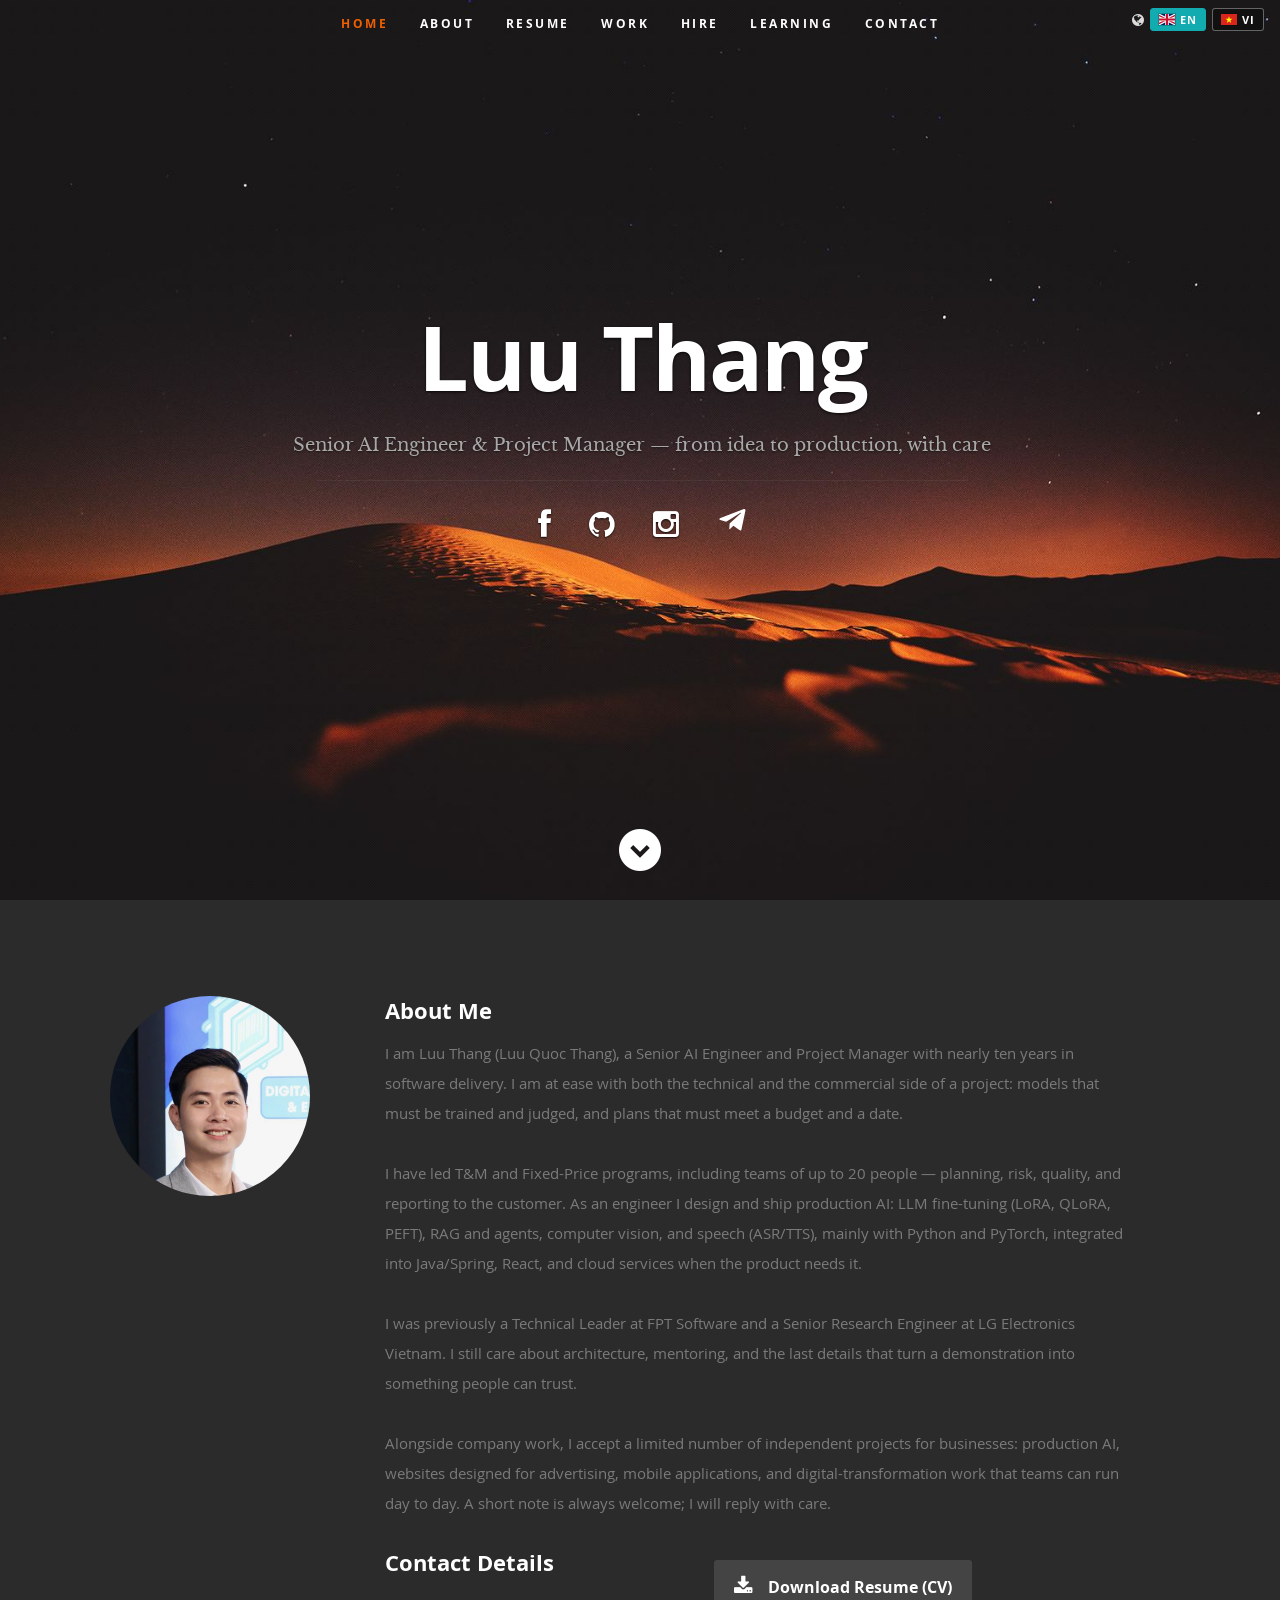
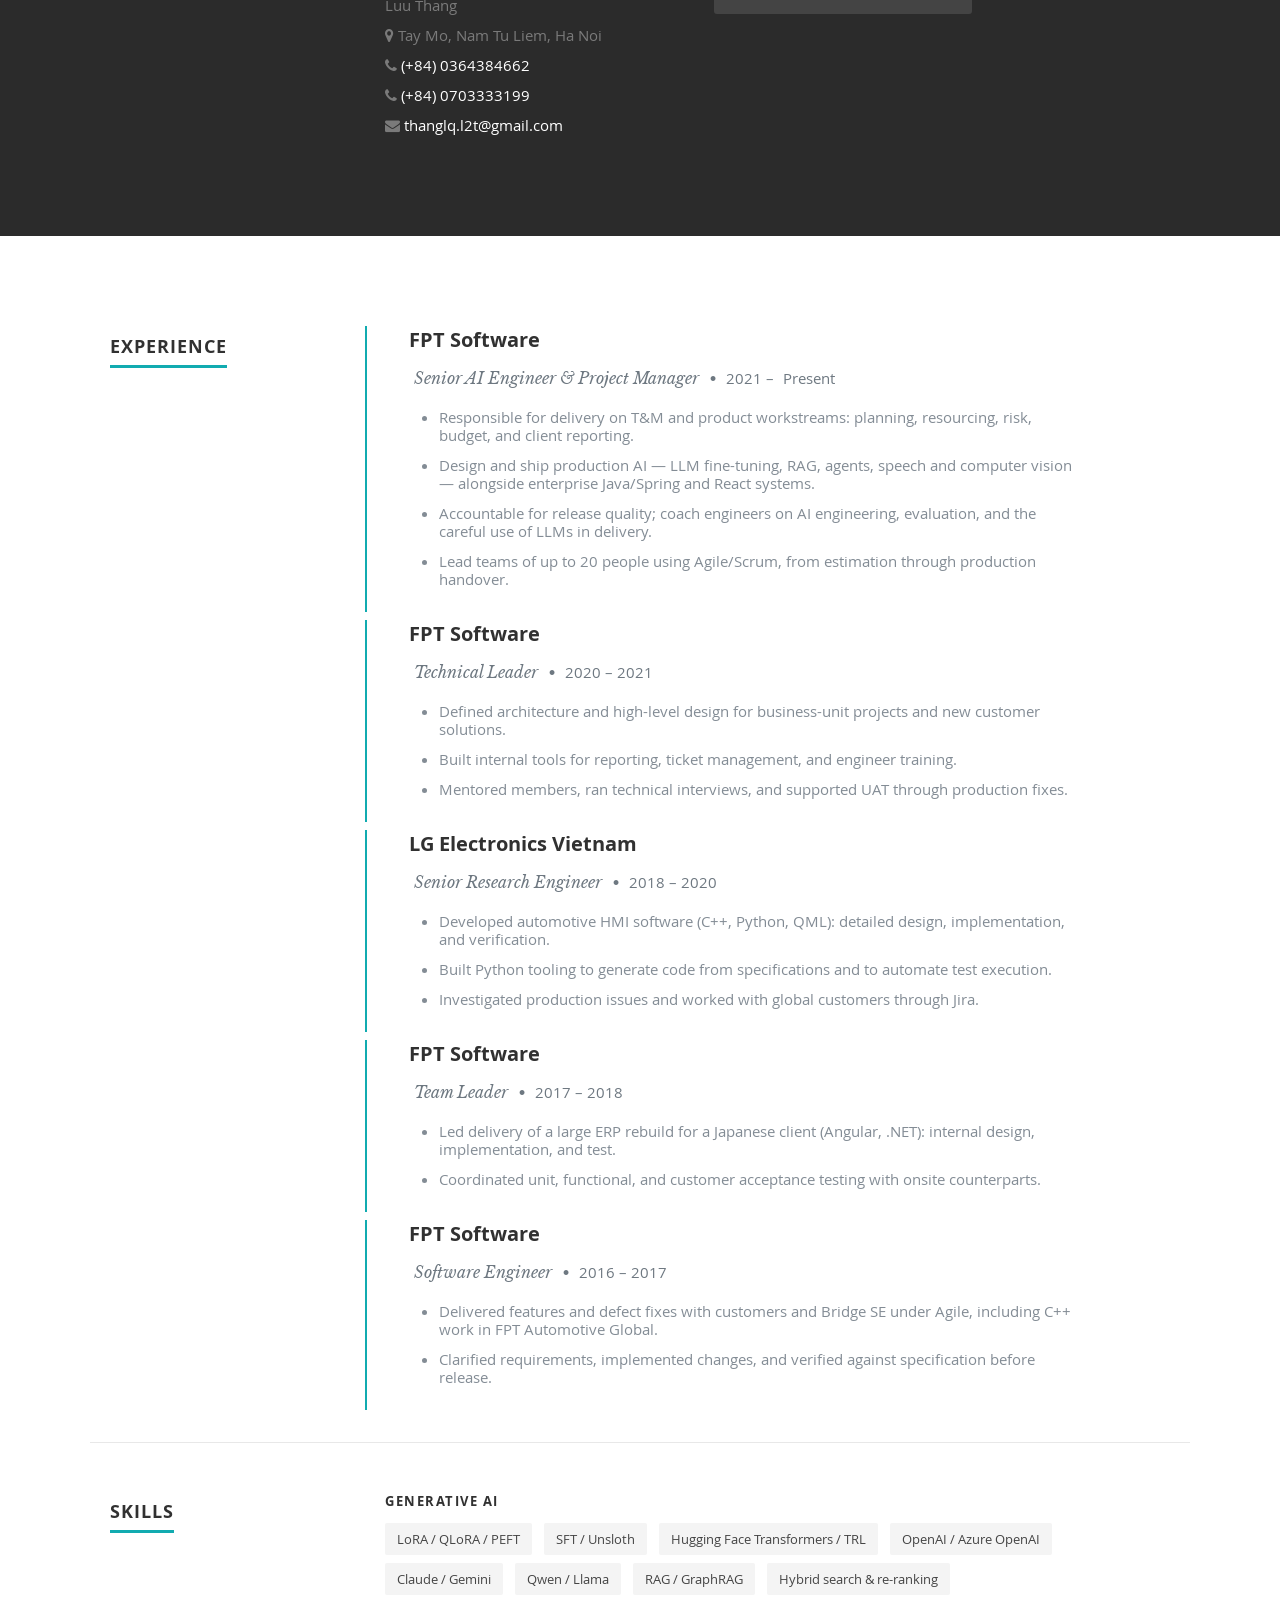
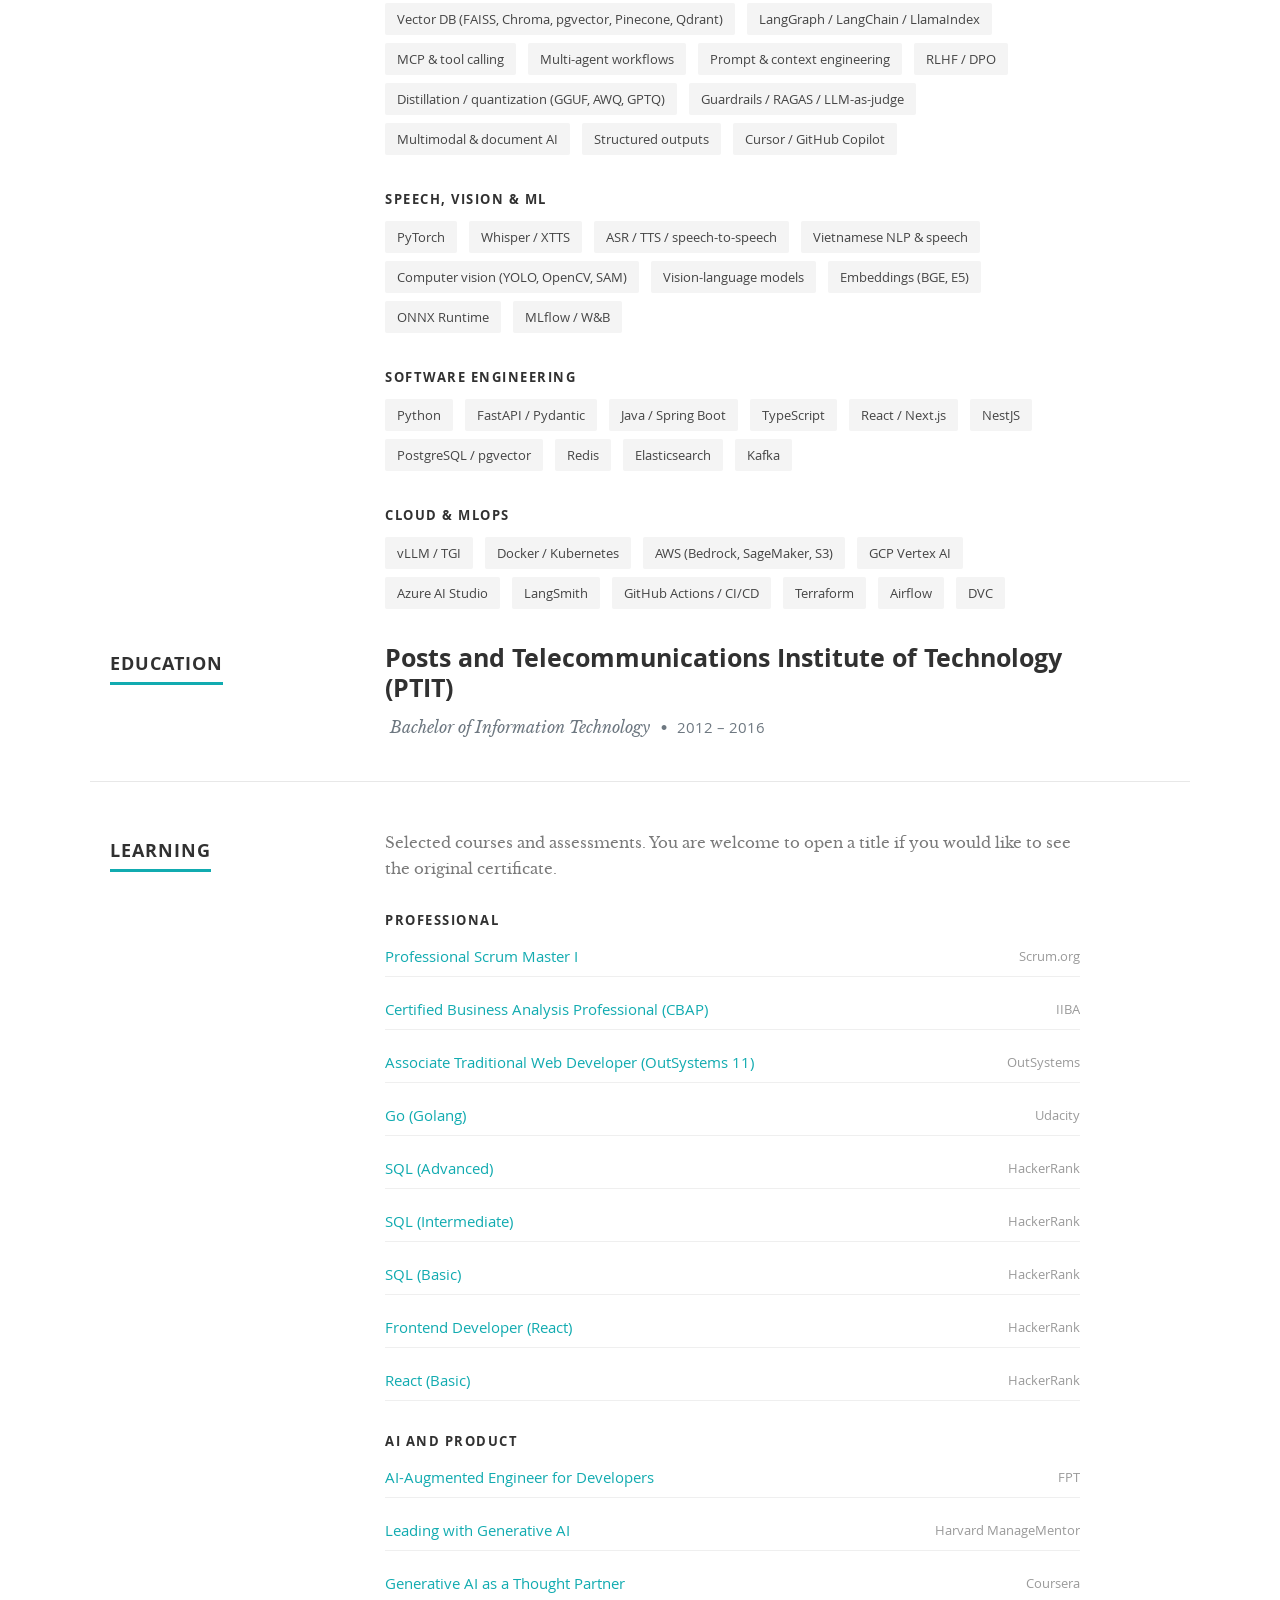
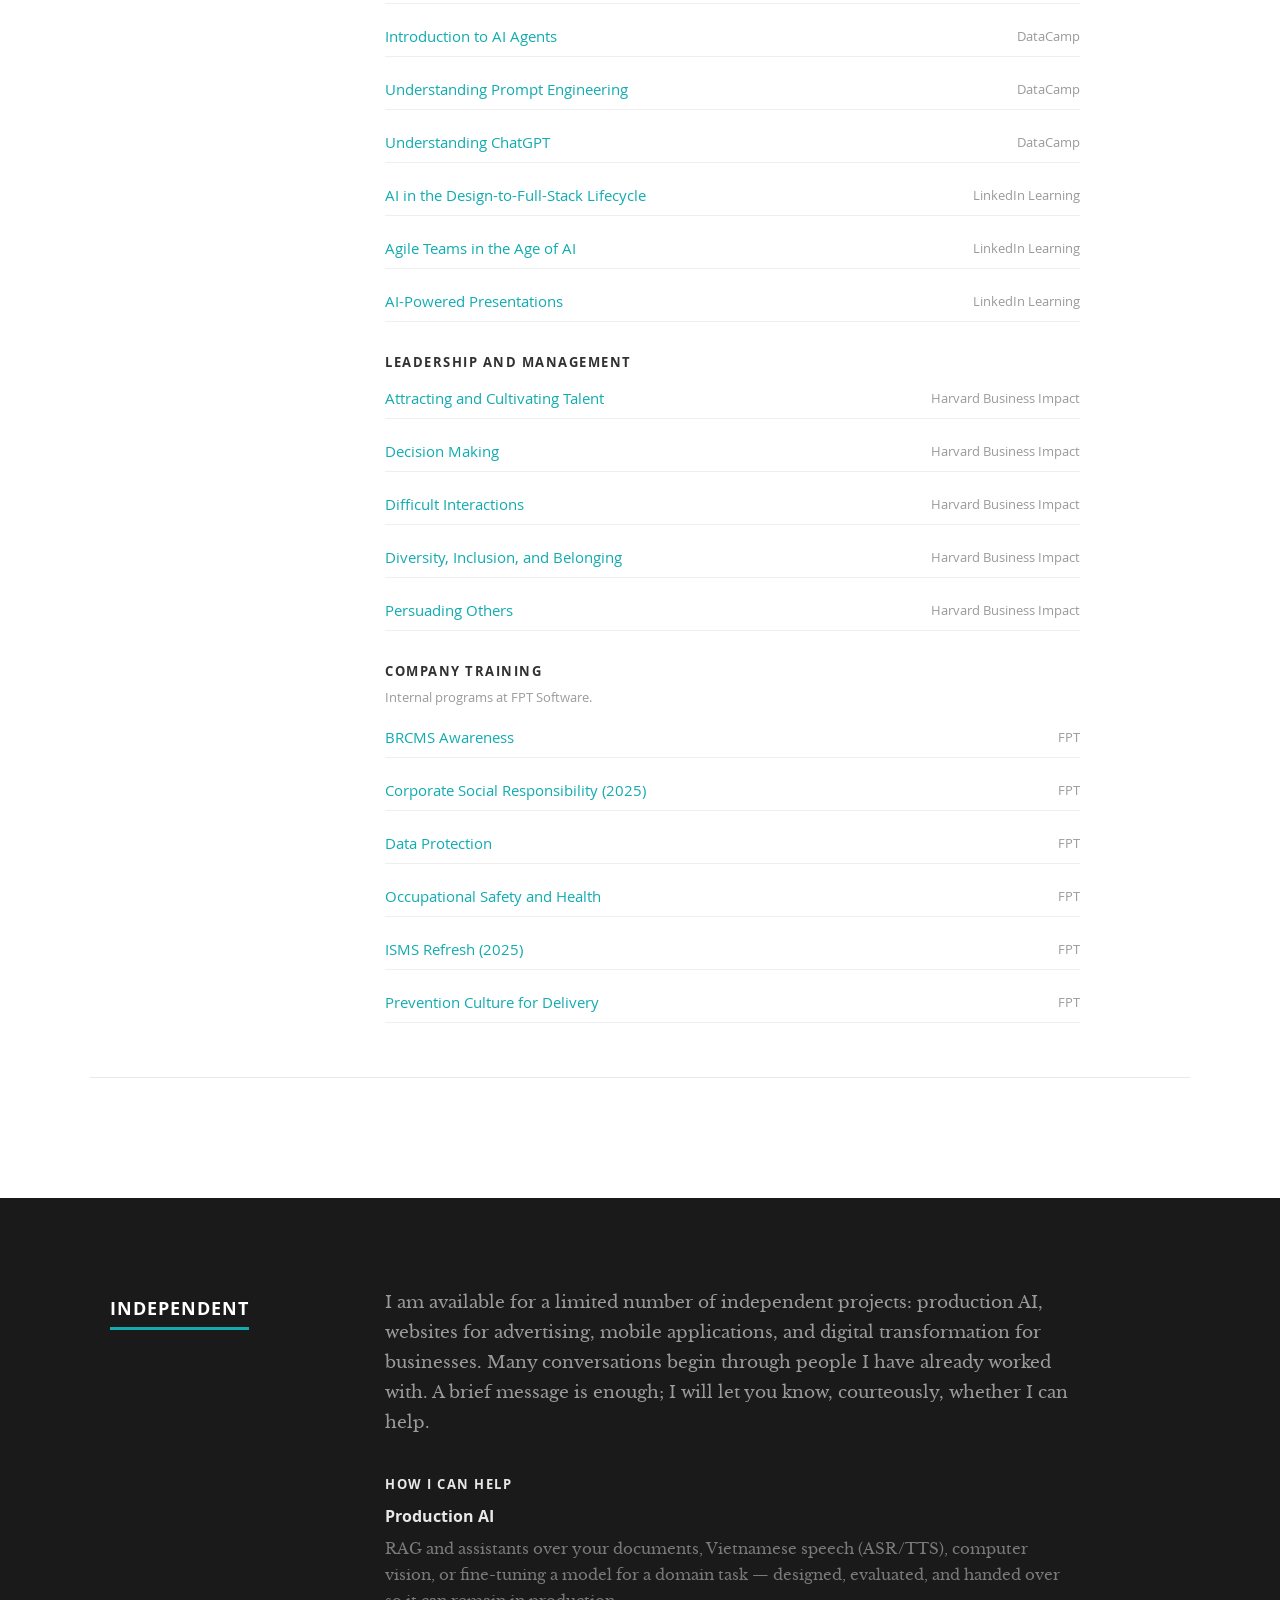
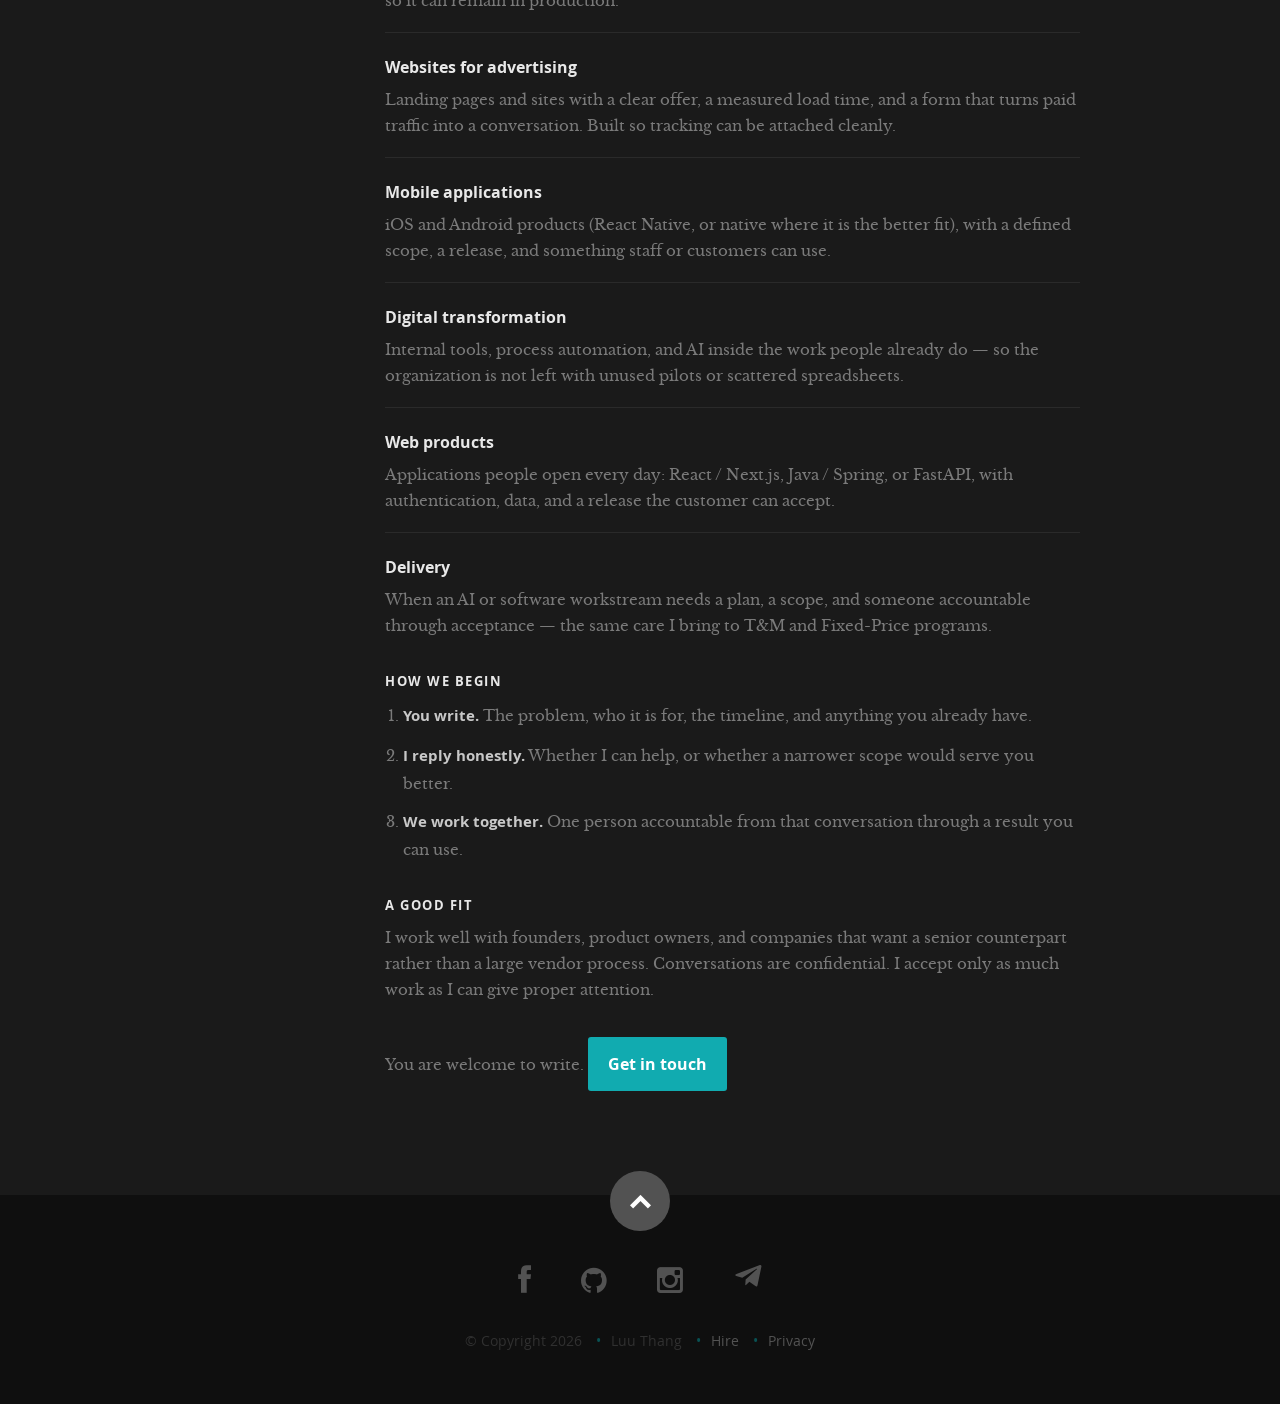
<file: index.html>
<!DOCTYPE html>
<html class="no-js" lang="en" data-page="home">

<head>

   <meta charset="utf-8">
   <title>Luu Thang (Luu Quoc Thang) | Senior AI Engineer</title>
   <meta name="description" content="Luu Thang (Luu Quoc Thang) — Senior AI Engineer in Ha Noi. Production AI, websites for ads, mobile apps, and digital transformation for businesses.">
   <meta name="author" content="Luu Thang">
   <meta name="robots" content="index, follow, max-image-preview:large">
   <meta name="googlebot" content="index, follow">
   <meta name="theme-color" content="#1A1A1A">

   <meta name="viewport" content="width=device-width, initial-scale=1, maximum-scale=1">

   <link rel="canonical" href="https://luuquocthang.github.io/">
   <link rel="alternate" hreflang="en" href="https://luuquocthang.github.io/">
   <link rel="alternate" hreflang="x-default" href="https://luuquocthang.github.io/">

   <meta property="og:type" content="profile">
   <meta property="og:locale" content="en_US">
   <meta property="og:site_name" content="Luu Thang">
   <meta property="og:url" content="https://luuquocthang.github.io/">
   <meta property="og:title" content="Luu Thang (Luu Quoc Thang) | Senior AI Engineer">
   <meta property="og:description" content="Senior AI Engineer and Project Manager in Ha Noi. Production AI, advertising websites, mobile applications, and digital transformation — independent work, with care.">
   <meta property="og:image" content="https://luuquocthang.github.io/images/og-image.jpg">
   <meta property="og:image:width" content="1200">
   <meta property="og:image:height" content="630">
   <meta property="og:image:alt" content="Luu Thang, Senior AI Engineer and Project Manager">
   <meta property="profile:first_name" content="Thang">
   <meta property="profile:last_name" content="Luu">

   <meta name="twitter:card" content="summary_large_image">
   <meta name="twitter:title" content="Luu Thang (Luu Quoc Thang) | Senior AI Engineer">
   <meta name="twitter:description" content="Senior AI Engineer and Project Manager. Production LLM, RAG, agents, speech and computer vision.">
   <meta name="twitter:image" content="https://luuquocthang.github.io/images/og-image.jpg">

   <link rel="preconnect" href="https://fonts.googleapis.com">
   <link rel="preconnect" href="https://fonts.gstatic.com" crossorigin>
   <link href="https://fonts.googleapis.com/css2?family=Be+Vietnam+Pro:ital,wght@0,300;0,400;0,500;0,600;0,700;1,400;1,600&display=swap" rel="stylesheet">
   <link rel="stylesheet" href="css/default.css">
   <link rel="stylesheet" href="css/layout.css">
   <link rel="stylesheet" href="css/media-queries.css">
   <link rel="stylesheet" href="css/magnific-popup.css">
   <link rel="stylesheet" href="css/vietnamese.css">

   <script>try { if (localStorage.getItem('site-lang') === 'vi') document.documentElement.lang = 'vi'; } catch (e) {}</script>
   <script src="js/modernizr.js"></script>

   <link rel="icon" href="favicon.png">
   <link rel="shortcut icon" href="favicon.png">
   <link rel="apple-touch-icon" href="apple-touch-icon.png">

   <script type="application/ld+json">
   {
      "@context": "https://schema.org",
      "@graph": [
         {
            "@type": "WebSite",
            "@id": "https://luuquocthang.github.io/#website",
            "url": "https://luuquocthang.github.io/",
            "name": "Luu Thang",
            "alternateName": ["Luu Quoc Thang", "Lưu Quốc Thắng", "Thang Luu"],
            "inLanguage": "en",
            "publisher": { "@id": "https://luuquocthang.github.io/#person" }
         },
         {
            "@type": "Person",
            "@id": "https://luuquocthang.github.io/#person",
            "name": "Luu Thang",
            "alternateName": ["Luu Quoc Thang", "Lưu Quốc Thắng", "Thang Luu"],
            "url": "https://luuquocthang.github.io/",
            "image": "https://luuquocthang.github.io/images/profilepic.JPG",
            "jobTitle": "Senior AI Engineer & Project Manager",
            "description": "Senior AI Engineer and Project Manager in Ha Noi. Production LLM, RAG, agents, speech and computer vision, with independent project work by referral.",
            "email": "mailto:thanglq.l2t@gmail.com",
            "telephone": ["+84-36-438-4662", "+84-70-333-3199"],
            "address": {
               "@type": "PostalAddress",
               "addressLocality": "Nam Tu Liem",
               "addressRegion": "Ha Noi",
               "addressCountry": "VN"
            },
            "worksFor": {
               "@type": "Organization",
               "name": "FPT Software"
            },
            "alumniOf": {
               "@type": "CollegeOrUniversity",
               "name": "Posts and Telecommunications Institute of Technology"
            },
            "knowsAbout": ["Artificial Intelligence", "Large Language Models", "RAG", "Speech AI", "Computer Vision", "Project Management", "Digital Transformation", "Mobile Applications", "Advertising Landing Pages"],
            "sameAs": [
               "https://github.com/luuquocthang",
               "https://www.facebook.com/thang.l2t",
               "https://www.instagram.com/luuquocthang19/",
               "https://t.me/+84364384662"
            ]
         },
         {
            "@type": "ProfilePage",
            "@id": "https://luuquocthang.github.io/#webpage",
            "url": "https://luuquocthang.github.io/",
            "name": "Luu Thang (Luu Quoc Thang) | Senior AI Engineer",
            "isPartOf": { "@id": "https://luuquocthang.github.io/#website" },
            "about": { "@id": "https://luuquocthang.github.io/#person" },
            "mainEntity": { "@id": "https://luuquocthang.github.io/#person" },
            "inLanguage": "en"
         }
      ]
   }
   </script>

</head>

<body>

   <header id="home">

      <nav id="nav-wrap">
         <a class="mobile-btn" href="#nav-wrap" title="Show navigation" data-i18n-title="nav.show">Show navigation</a>
         <a class="mobile-btn" href="#" title="Hide navigation" data-i18n-title="nav.hide">Hide navigation</a>
         <ul id="nav" class="nav">
            <li class="current"><a class="smoothscroll" href="#home" data-i18n="nav.home">Home</a></li>
            <li><a class="smoothscroll" href="#about" data-i18n="nav.about">About</a></li>
            <li><a class="smoothscroll" href="#resume" data-i18n="nav.resume">Resume</a></li>
            <li><a class="smoothscroll" href="#engagements" data-i18n="nav.work">Work</a></li>
            <li><a href="hire.html" data-i18n="nav.hire">Hire</a></li>
            <li><a class="smoothscroll" href="#credentials" data-i18n="nav.learning">Learning</a></li>
            <li><a href="#contact-modal" class="contact-popup" data-i18n="nav.contact">Contact</a></li>
         </ul>
      </nav>
      <div class="lang-switch" role="group" aria-label="Language" data-i18n-aria="nav.lang">
         <i class="fa fa-globe" aria-hidden="true"></i>
         <button type="button" data-set-lang="en" title="English" aria-label="English" data-i18n-title="nav.en" data-i18n-aria="nav.en">
            <span class="lang-flag lang-flag-en" aria-hidden="true"></span>
            <span>EN</span>
         </button>
         <button type="button" data-set-lang="vi" title="Tiếng Việt" aria-label="Tiếng Việt" data-i18n-title="nav.vi" data-i18n-aria="nav.vi">
            <span class="lang-flag lang-flag-vi" aria-hidden="true"></span>
            <span>VI</span>
         </button>
      </div>
      <div class="row banner">
         <div class="banner-text">
            <h1 class="responsive-headline">Luu Thang</h1>
            <h3 data-i18n="banner.tagline">Senior AI Engineer &amp; Project Manager — from idea to production, with care</h3>
            <hr />
            <ul class="social">
               <li><a href="https://www.facebook.com/thang.l2t" rel="me" aria-label="Facebook"><i class="fa fa-facebook"></i></a></li>
               <li><a href="https://github.com/luuquocthang" rel="me" aria-label="GitHub"><i class="fa fa-github"></i></a></li>
               <li><a href="https://www.instagram.com/luuquocthang19/" rel="me" aria-label="Instagram"><i class="fa fa-instagram"></i></a></li>
               <li><a href="https://t.me/+84364384662" rel="me" aria-label="Telegram"><i class="fa fa-telegram"></i></a></li>
            </ul>
         </div>
      </div>

      <p class="scrolldown">
         <a class="smoothscroll" href="#about"><i class="icon-down-circle"></i></a>
      </p>

   </header>
   <section id="about">

      <div class="row">

         <div class="three columns">

            <img class="profile-pic" src="images/profilepic.JPG" width="200" height="200" alt="Luu Thang (Luu Quoc Thang), Senior AI Engineer" data-i18n-alt="about.photoAlt" />

         </div>

         <div class="nine columns main-col">

            <h2 data-i18n="about.title">About Me</h2>
            <p data-i18n="about.p1">
               I am Luu Thang (Luu Quoc Thang), a Senior AI Engineer and Project Manager with nearly ten years
               in software delivery. I am at ease with both the technical and the commercial side of a project:
               models that must be trained and judged, and plans that must meet a budget and a date.
            </p>
            <p data-i18n="about.p2">
               I have led T&amp;M and Fixed-Price programs, including teams of up to 20 people — planning, risk,
               quality, and reporting to the customer. As an engineer I design and ship production AI: LLM fine-tuning
               (LoRA, QLoRA, PEFT), RAG and agents, computer vision, and speech (ASR/TTS), mainly with Python and PyTorch,
               integrated into Java/Spring, React, and cloud services when the product needs it.
            </p>
            <p data-i18n="about.p3">
               I was previously a Technical Leader at FPT Software and a Senior Research Engineer at LG Electronics Vietnam.
               I still care about architecture, mentoring, and the last details that turn a demonstration into something
               people can trust.
            </p>
            <p data-i18n="about.p4">
               Alongside company work, I accept a limited number of independent projects for businesses: production AI,
               websites designed for advertising, mobile applications, and digital-transformation work that teams can
               run day to day. A short note is always welcome; I will reply with care.
            </p>

            <div class="row">
               <div class="columns contact-details">
                  <h2 data-i18n="about.contactTitle">Contact Details</h2>
                  <p class="address">
                     <span>Luu Thang</span><br>
                     <span><i class="fa fa-map-marker"></i> <span data-i18n="about.address">Tay Mo, Nam Tu Liem, Ha Noi</span></span><br>
                     <span><i class="fa fa-phone"></i> <a href="tel:+84364384662">(+84) 0364384662</a></span><br>
                     <span><i class="fa fa-phone"></i> <a href="tel:+84703333199">(+84) 0703333199</a></span><br>
                     <span><i class="fa fa-envelope"></i> <a href="mailto:thanglq.l2t@gmail.com">thanglq.l2t@gmail.com</a></span><br>
                  </p>
               </div>

               <div class="columns download">
                  <p>
                     <a href="cv/FPT_CV_Senior_AI_Engineering_Luu Quoc Thang.docx" class="button"><i class="fa fa-download"></i><span data-i18n="about.download">Download Resume (CV)</span></a>
                  </p>
               </div>
            </div>
         </div>
      </div>
   </section>
   <section id="resume">

      <div class="row work">
         <div class="three columns header-col">
            <h1><span data-i18n="experience.title">Experience</span></h1>
         </div>


         <div class="nine columns main-col">
            <div class="row item work-item">
               <div class="twelve columns">
                  <h3>FPT Software</h3>
                  <p class="info"><span data-i18n="experience.fptPm.role">Senior AI Engineer &amp; Project Manager</span><span>&bull;</span> <em class="date">2021 – <span data-i18n="experience.present">Present</span></em></p>
                  <ul class="disc">
                     <li data-i18n="experience.fptPm.b1">Responsible for delivery on T&amp;M and product workstreams: planning, resourcing, risk, budget, and client reporting.</li>
                     <li data-i18n="experience.fptPm.b2">Design and ship production AI — LLM fine-tuning, RAG, agents, speech and computer vision — alongside enterprise Java/Spring and React systems.</li>
                     <li data-i18n="experience.fptPm.b3">Accountable for release quality; coach engineers on AI engineering, evaluation, and the careful use of LLMs in delivery.</li>
                     <li data-i18n="experience.fptPm.b4">Lead teams of up to 20 people using Agile/Scrum, from estimation through production handover.</li>
                  </ul>
               </div>
            </div>
            <div class="row item work-item">
               <div class="twelve columns">
                  <h3>FPT Software</h3>
                  <p class="info"><span data-i18n="experience.fptTl.role">Technical Leader</span><span>&bull;</span> <em class="date">2020 – 2021</em></p>
                  <ul class="disc">
                     <li data-i18n="experience.fptTl.b1">Defined architecture and high-level design for business-unit projects and new customer solutions.</li>
                     <li data-i18n="experience.fptTl.b2">Built internal tools for reporting, ticket management, and engineer training.</li>
                     <li data-i18n="experience.fptTl.b3">Mentored members, ran technical interviews, and supported UAT through production fixes.</li>
                  </ul>
               </div>
            </div>
            <div class="row item work-item">
               <div class="twelve columns">
                  <h3>LG Electronics Vietnam</h3>
                  <p class="info"><span data-i18n="experience.lg.role">Senior Research Engineer</span><span>&bull;</span> <em class="date">2018 – 2020</em></p>
                  <ul class="disc">
                     <li data-i18n="experience.lg.b1">Developed automotive HMI software (C++, Python, QML): detailed design, implementation, and verification.</li>
                     <li data-i18n="experience.lg.b2">Built Python tooling to generate code from specifications and to automate test execution.</li>
                     <li data-i18n="experience.lg.b3">Investigated production issues and worked with global customers through Jira.</li>
                  </ul>
               </div>
            </div>
            <div class="row item work-item">
               <div class="twelve columns">
                  <h3>FPT Software</h3>
                  <p class="info"><span data-i18n="experience.fptTeam.role">Team Leader</span><span>&bull;</span> <em class="date">2017 – 2018</em></p>
                  <ul class="disc">
                     <li data-i18n="experience.fptTeam.b1">Led delivery of a large ERP rebuild for a Japanese client (Angular, .NET): internal design, implementation, and test.</li>
                     <li data-i18n="experience.fptTeam.b2">Coordinated unit, functional, and customer acceptance testing with onsite counterparts.</li>
                  </ul>
               </div>
            </div>
            <div class="row item work-item">
               <div class="twelve columns">
                  <h3>FPT Software</h3>
                  <p class="info"><span data-i18n="experience.fptSe.role">Software Engineer</span><span>&bull;</span> <em class="date">2016 – 2017</em></p>
                  <ul class="disc">
                     <li data-i18n="experience.fptSe.b1">Delivered features and defect fixes with customers and Bridge SE under Agile, including C++ work in FPT Automotive Global.</li>
                     <li data-i18n="experience.fptSe.b2">Clarified requirements, implemented changes, and verified against specification before release.</li>
                  </ul>
               </div>
            </div>
         </div>
      </div>

      <div class="row skill">
         <div class="three columns header-col">
            <h1><span data-i18n="skills.title">Skills</span></h1>
         </div>

         <div class="nine columns main-col">
            <div class="skill-group">
               <h4 data-i18n="skills.genai">Generative AI</h4>
               <div class="skill-tags">
                  <span>LoRA / QLoRA / PEFT</span>
                  <span>SFT / Unsloth</span>
                  <span>Hugging Face Transformers / TRL</span>
                  <span>OpenAI / Azure OpenAI</span>
                  <span>Claude / Gemini</span>
                  <span>Qwen / Llama</span>
                  <span>RAG / GraphRAG</span>
                  <span>Hybrid search &amp; re-ranking</span>
                  <span>Vector DB (FAISS, Chroma, pgvector, Pinecone, Qdrant)</span>
                  <span>LangGraph / LangChain / LlamaIndex</span>
                  <span>MCP &amp; tool calling</span>
                  <span>Multi-agent workflows</span>
                  <span>Prompt &amp; context engineering</span>
                  <span>RLHF / DPO</span>
                  <span>Distillation / quantization (GGUF, AWQ, GPTQ)</span>
                  <span>Guardrails / RAGAS / LLM-as-judge</span>
                  <span>Multimodal &amp; document AI</span>
                  <span>Structured outputs</span>
                  <span>Cursor / GitHub Copilot</span>
               </div>
            </div>
            <div class="skill-group">
               <h4 data-i18n="skills.speech">Speech, Vision &amp; ML</h4>
               <div class="skill-tags">
                  <span>PyTorch</span>
                  <span>Whisper / XTTS</span>
                  <span>ASR / TTS / speech-to-speech</span>
                  <span>Vietnamese NLP &amp; speech</span>
                  <span>Computer vision (YOLO, OpenCV, SAM)</span>
                  <span>Vision-language models</span>
                  <span>Embeddings (BGE, E5)</span>
                  <span>ONNX Runtime</span>
                  <span>MLflow / W&amp;B</span>
               </div>
            </div>
            <div class="skill-group">
               <h4 data-i18n="skills.eng">Software Engineering</h4>
               <div class="skill-tags">
                  <span>Python</span>
                  <span>FastAPI / Pydantic</span>
                  <span>Java / Spring Boot</span>
                  <span>TypeScript</span>
                  <span>React / Next.js</span>
                  <span>NestJS</span>
                  <span>PostgreSQL / pgvector</span>
                  <span>Redis</span>
                  <span>Elasticsearch</span>
                  <span>Kafka</span>
               </div>
            </div>
            <div class="skill-group">
               <h4 data-i18n="skills.cloud">Cloud &amp; MLOps</h4>
               <div class="skill-tags">
                  <span>vLLM / TGI</span>
                  <span>Docker / Kubernetes</span>
                  <span>AWS (Bedrock, SageMaker, S3)</span>
                  <span>GCP Vertex AI</span>
                  <span>Azure AI Studio</span>
                  <span>LangSmith</span>
                  <span>GitHub Actions / CI/CD</span>
                  <span>Terraform</span>
                  <span>Airflow</span>
                  <span>DVC</span>
               </div>
            </div>
         </div>
      </div>

      <div class="row education">
         <div class="three columns header-col">
            <h1><span data-i18n="education.title">Education</span></h1>
         </div>

         <div class="nine columns main-col">
            <div class="row item">
               <div class="twelve columns">
                  <h3 data-i18n="education.school">Posts and Telecommunications Institute of Technology (PTIT)</h3>
                  <p class="info"><span data-i18n="education.degree">Bachelor of Information Technology</span><span>&bull;</span> <em class="date">2012 – 2016</em></p>
               </div>
            </div>
         </div>
      </div>

      <div class="row certification" id="credentials">
         <div class="three columns header-col">
            <h1><span data-i18n="certs.title">Learning</span></h1>
         </div>
         <div class="nine columns main-col">
            <p class="credentials-intro" data-i18n="certs.intro">Selected courses and assessments. You are welcome to open a title if you would like to see the original certificate.</p>
            <div id="certification-container"></div>
         </div>
      </div>
   </section>

   <section id="engagements">
      <div class="row">
         <div class="three columns header-col">
            <h1><span data-i18n="work.title">Independent</span></h1>
         </div>
         <div class="nine columns main-col">
            <p class="engagements-lead" data-i18n="work.lead">
               I am available for a limited number of independent projects: production AI, websites for advertising,
               mobile applications, and digital transformation for businesses. Many conversations begin through people
               I have already worked with. A brief message is enough; I will let you know, courteously, whether I can help.
            </p>

            <h4 data-i18n="work.howHelp">How I can help</h4>
            <div class="work-offers">
               <div class="work-offer">
                  <h5 data-i18n="work.aiTitle">Production AI</h5>
                  <p data-i18n="work.aiBody">
                     RAG and assistants over your documents, Vietnamese speech (ASR/TTS), computer vision,
                     or fine-tuning a model for a domain task — designed, evaluated, and handed over so it can remain in production.
                  </p>
               </div>
               <div class="work-offer">
                  <h5 data-i18n="work.adsTitle">Websites for advertising</h5>
                  <p data-i18n="work.adsBody">
                     Landing pages and sites with a clear offer, a measured load time, and a form that turns
                     paid traffic into a conversation. Built so tracking can be attached cleanly.
                  </p>
               </div>
               <div class="work-offer">
                  <h5 data-i18n="work.mobileTitle">Mobile applications</h5>
                  <p data-i18n="work.mobileBody">
                     iOS and Android products (React Native, or native where it is the better fit), with a defined
                     scope, a release, and something staff or customers can use.
                  </p>
               </div>
               <div class="work-offer">
                  <h5 data-i18n="work.dxTitle">Digital transformation</h5>
                  <p data-i18n="work.dxBody">
                     Internal tools, process automation, and AI inside the work people already do — so the organization
                     is not left with unused pilots or scattered spreadsheets.
                  </p>
               </div>
               <div class="work-offer">
                  <h5 data-i18n="work.webTitle">Web products</h5>
                  <p data-i18n="work.webBody">
                     Applications people open every day: React / Next.js, Java / Spring, or FastAPI,
                     with authentication, data, and a release the customer can accept.
                  </p>
               </div>
               <div class="work-offer">
                  <h5 data-i18n="work.deliveryTitle">Delivery</h5>
                  <p data-i18n="work.deliveryBody">
                     When an AI or software workstream needs a plan, a scope, and someone accountable through
                     acceptance — the same care I bring to T&amp;M and Fixed-Price programs.
                  </p>
               </div>
            </div>

            <h4 data-i18n="work.howBegin">How we begin</h4>
            <ol class="work-steps">
               <li data-i18n-html="work.step1"><strong>You write.</strong> The problem, who it is for, the timeline, and anything you already have.</li>
               <li data-i18n-html="work.step2"><strong>I reply honestly.</strong> Whether I can help, or whether a narrower scope would serve you better.</li>
               <li data-i18n-html="work.step3"><strong>We work together.</strong> One person accountable from that conversation through a result you can use.</li>
            </ol>

            <h4 data-i18n="work.fitTitle">A good fit</h4>
            <p data-i18n="work.fitBody">
               I work well with founders, product owners, and companies that want a senior counterpart rather than
               a large vendor process. Conversations are confidential. I accept only as much work as I can give
               proper attention.
            </p>
            <p>
               <span data-i18n="work.welcome">You are welcome to write.</span>
               <a href="hire.html" class="button" data-i18n="work.cta">Get in touch</a>
            </p>
         </div>
      </div>
   </section>

   <div id="contact-modal" class="popup-modal mfp-hide">
      <div class="contact-modal-inner">
         <h3 data-i18n="form.title">Get in touch</h3>
         <p data-i18n="form.intro">Thank you for writing. A few lines about the problem, who it is for, and your timeline are enough. I will reply by email.</p>
         <p class="address">
            Luu Thang · Tay Mo, Nam Tu Liem, Ha Noi<br>
            <a href="tel:+84364384662">(+84) 0364384662</a> ·
            <a href="mailto:thanglq.l2t@gmail.com">thanglq.l2t@gmail.com</a>
         </p>
         <form action="" method="post" id="contactForm" name="contactForm">
            <fieldset>
               <div>
                  <label for="contactName"><span data-i18n="form.name">Name</span> <span class="required">*</span></label>
                  <input type="text" value="" size="35" id="contactName" name="name" required>
               </div>
               <div>
                  <label for="contactEmail"><span data-i18n="form.email">Email</span> <span class="required">*</span></label>
                  <input type="email" value="" size="35" id="contactEmail" name="email" required>
               </div>
               <div>
                  <label for="contactPhone" data-i18n="form.phone">Phone</label>
                  <input type="tel" value="" size="35" id="contactPhone" name="phone">
               </div>
               <div>
                  <label for="contactSubject" data-i18n="form.subject">Subject</label>
                  <input type="text" value="" size="35" id="contactSubject" name="subject">
               </div>
               <div>
                  <label for="contactMessage"><span data-i18n="form.message">Message</span> <span class="required">*</span></label>
                  <textarea cols="50" rows="5" id="contactMessage" name="message" placeholder="A short note on the problem, who it is for, and the timeline." data-i18n-placeholder="form.placeholder" required></textarea>
               </div>
               <div class="privacy-check">
                  <label for="contactPrivacy">
                     <input type="checkbox" id="contactPrivacy" name="privacy" required>
                     <span data-i18n-html="form.privacy">I agree to the <a href="privacy.html">privacy policy</a>.</span>
                  </label>
               </div>
               <div style="display:none" aria-hidden="true">
                  <input type="checkbox" name="botcheck" tabindex="-1" autocomplete="off">
               </div>
               <div>
                  <button class="submit" data-i18n="form.send">Send Message</button>
                  <span id="image-loader">
                     <img alt="" src="images/loader.gif">
                  </span>
               </div>
            </fieldset>
         </form>
         <div id="message-warning"></div>
         <div id="message-success">
            <i class="fa fa-check"></i> <span data-i18n="form.success">Thank you. Your message has been sent.</span>
         </div>
      </div>
   </div>

   <footer>
      <div class="row">
         <div class="twelve columns">
            <ul class="social-links">
               <li><a href="https://www.facebook.com/thang.l2t" rel="me" aria-label="Facebook"><i class="fa fa-facebook"></i></a></li>
               <li><a href="https://github.com/luuquocthang" rel="me" aria-label="GitHub"><i class="fa fa-github"></i></a></li>
               <li><a href="https://www.instagram.com/luuquocthang19/" rel="me" aria-label="Instagram"><i class="fa fa-instagram"></i></a></li>
               <li><a href="https://t.me/+84364384662" rel="me" aria-label="Telegram"><i class="fa fa-telegram"></i></a></li>
            </ul>
            <ul class="copyright">
               <li>&copy; Copyright 2026</li>
               <li>Luu Thang</li>
               <li><a href="hire.html" data-i18n="footer.hire">Hire</a></li>
               <li><a href="privacy.html" data-i18n="footer.privacy">Privacy</a></li>
            </ul>
         </div>
         <div id="go-top"><a class="smoothscroll" title="Back to Top" href="#home" data-i18n-title="footer.top"><i class="icon-up-open"></i></a>
         </div>
      </div>
   </footer>
   <script src="https://ajax.googleapis.com/ajax/libs/jquery/1.10.2/jquery.min.js"></script>
   <script>window.jQuery || document.write('<script src="js/jquery-1.10.2.min.js"><\/script>')</script>
   <script type="text/javascript" src="js/jquery-migrate-1.2.1.min.js"></script>

   <script src="js/jquery.flexslider.js"></script>
   <script src="js/waypoints.js"></script>
   <script src="js/jquery.fittext.js"></script>
   <script src="js/magnific-popup.js"></script>
   <script src="js/i18n.js"></script>
   <script src="js/init.js"></script>

</body>

</html>
</file>
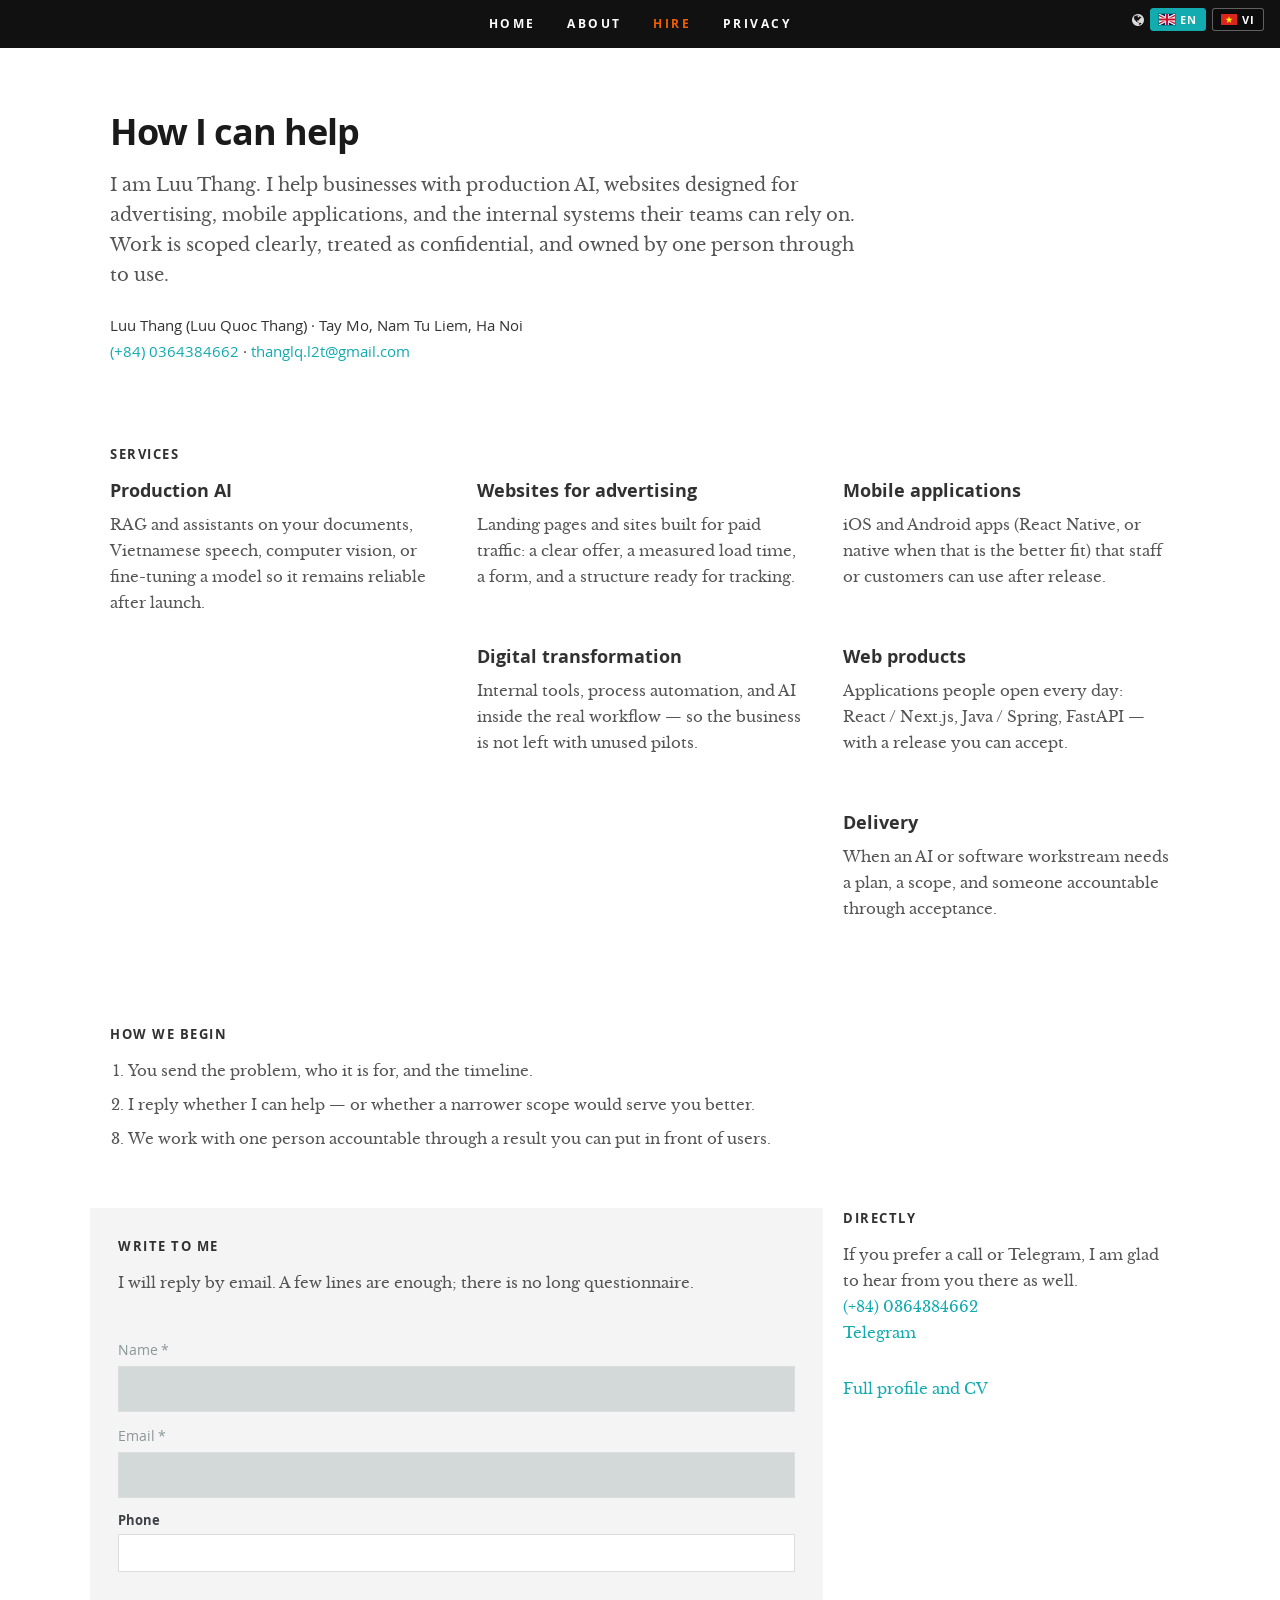
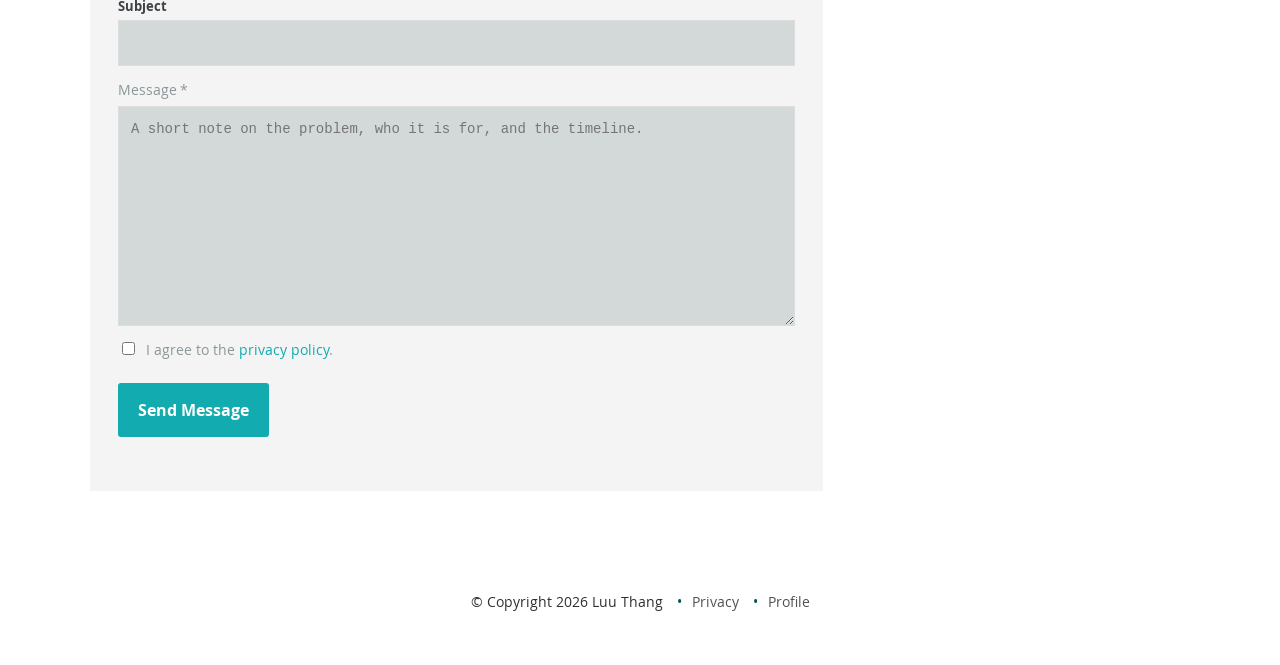
<file: hire.html>
<!DOCTYPE html>
<html lang="en" data-page="hire">
<head>
   <meta charset="utf-8">
   <title>Work with Luu Thang | AI, applications, and digital transformation</title>
   <meta name="description" content="Luu Thang in Ha Noi: production AI, websites for advertising, mobile applications, and digital transformation for businesses. A short note is welcome.">
   <meta name="robots" content="index, follow">
   <meta name="viewport" content="width=device-width, initial-scale=1, maximum-scale=1">
   <link rel="canonical" href="https://luuquocthang.github.io/hire.html">
   <meta property="og:type" content="website">
   <meta property="og:url" content="https://luuquocthang.github.io/hire.html">
   <meta property="og:title" content="Work with Luu Thang | AI, applications, digital transformation">
   <meta property="og:description" content="Production AI, websites for advertising, mobile applications, and digital transformation for businesses in Ha Noi.">
   <meta property="og:image" content="https://luuquocthang.github.io/images/og-image.jpg">
   <meta name="twitter:card" content="summary_large_image">
   <link rel="preconnect" href="https://fonts.googleapis.com">
   <link rel="preconnect" href="https://fonts.gstatic.com" crossorigin>
   <link href="https://fonts.googleapis.com/css2?family=Be+Vietnam+Pro:ital,wght@0,300;0,400;0,500;0,600;0,700;1,400;1,600&display=swap" rel="stylesheet">
   <link rel="stylesheet" href="css/default.css">
   <link rel="stylesheet" href="css/layout.css">
   <link rel="stylesheet" href="css/media-queries.css">
   <link rel="stylesheet" href="css/vietnamese.css">
   <script>try { if (localStorage.getItem('site-lang') === 'vi') document.documentElement.lang = 'vi'; } catch (e) {}</script>
   <link rel="icon" href="favicon.png">
   <script type="application/ld+json">
   {
      "@context": "https://schema.org",
      "@type": "ProfessionalService",
      "name": "Luu Thang — AI, digital products, and delivery",
      "url": "https://luuquocthang.github.io/hire.html",
      "image": "https://luuquocthang.github.io/images/profilepic.JPG",
      "telephone": "+84-36-438-4662",
      "email": "thanglq.l2t@gmail.com",
      "address": {
         "@type": "PostalAddress",
         "addressLocality": "Nam Tu Liem",
         "addressRegion": "Ha Noi",
         "addressCountry": "VN"
      },
      "areaServed": ["VN", "Worldwide"],
      "founder": { "@id": "https://luuquocthang.github.io/#person" },
      "description": "Independent work in Ha Noi: production AI, advertising websites, mobile apps, and digital transformation for businesses."
   }
   </script>
</head>
<body class="subpage">
   <nav id="nav-wrap" class="opaque">
      <a class="mobile-btn" href="#nav-wrap" title="Show navigation" data-i18n-title="nav.show">Show navigation</a>
      <a class="mobile-btn" href="#" title="Hide navigation" data-i18n-title="nav.hide">Hide navigation</a>
      <ul id="nav" class="nav">
         <li><a href="index.html" data-i18n="nav.home">Home</a></li>
         <li><a href="index.html#about" data-i18n="nav.about">About</a></li>
         <li class="current"><a href="hire.html" data-i18n="nav.hire">Hire</a></li>
         <li><a href="privacy.html" data-i18n="nav.privacy">Privacy</a></li>
      </ul>
   </nav>
   <div class="lang-switch" role="group" aria-label="Language" data-i18n-aria="nav.lang">
      <i class="fa fa-globe" aria-hidden="true"></i>
      <button type="button" data-set-lang="en" title="English" aria-label="English" data-i18n-title="nav.en" data-i18n-aria="nav.en">
         <span class="lang-flag lang-flag-en" aria-hidden="true"></span>
         <span>EN</span>
      </button>
      <button type="button" data-set-lang="vi" title="Tiếng Việt" aria-label="Tiếng Việt" data-i18n-title="nav.vi" data-i18n-aria="nav.vi">
         <span class="lang-flag lang-flag-vi" aria-hidden="true"></span>
         <span>VI</span>
      </button>
   </div>

   <div class="hire-hero">
      <div class="row">
         <div class="twelve columns">
            <h1 data-i18n="hire.h1">How I can help</h1>
            <p class="lede" data-i18n="hire.lede">
               I am Luu Thang. I help businesses with production AI, websites designed for advertising,
               mobile applications, and the internal systems their teams can rely on. Work is scoped clearly,
               treated as confidential, and owned by one person through to use.
            </p>
            <p class="hire-identity">
               Luu Thang (Luu Quoc Thang) · <span data-i18n="about.address">Tay Mo, Nam Tu Liem, Ha Noi</span><br>
               <a href="tel:+84364384662">(+84) 0364384662</a> ·
               <a href="mailto:thanglq.l2t@gmail.com">thanglq.l2t@gmail.com</a>
            </p>
         </div>
      </div>
   </div>

   <div class="row hire-block">
      <div class="twelve columns">
         <h2 data-i18n="hire.services">Services</h2>
      </div>
      <div class="four columns hire-card">
         <h3 data-i18n="work.aiTitle">Production AI</h3>
         <p data-i18n="hire.aiBody">RAG and assistants on your documents, Vietnamese speech, computer vision, or fine-tuning a model so it remains reliable after launch.</p>
      </div>
      <div class="four columns hire-card">
         <h3 data-i18n="work.adsTitle">Websites for advertising</h3>
         <p data-i18n="hire.adsBody">Landing pages and sites built for paid traffic: a clear offer, a measured load time, a form, and a structure ready for tracking.</p>
      </div>
      <div class="four columns hire-card">
         <h3 data-i18n="work.mobileTitle">Mobile applications</h3>
         <p data-i18n="hire.mobileBody">iOS and Android apps (React Native, or native when that is the better fit) that staff or customers can use after release.</p>
      </div>
      <div class="four columns hire-card">
         <h3 data-i18n="work.dxTitle">Digital transformation</h3>
         <p data-i18n="hire.dxBody">Internal tools, process automation, and AI inside the real workflow — so the business is not left with unused pilots.</p>
      </div>
      <div class="four columns hire-card">
         <h3 data-i18n="work.webTitle">Web products</h3>
         <p data-i18n="hire.webBody">Applications people open every day: React / Next.js, Java / Spring, FastAPI — with a release you can accept.</p>
      </div>
      <div class="four columns hire-card">
         <h3 data-i18n="work.deliveryTitle">Delivery</h3>
         <p data-i18n="hire.deliveryBody">When an AI or software workstream needs a plan, a scope, and someone accountable through acceptance.</p>
      </div>
   </div>

   <div class="row hire-block">
      <div class="twelve columns">
         <h2 data-i18n="hire.howBegin">How we begin</h2>
         <ol class="hire-steps">
            <li data-i18n="hire.step1">You send the problem, who it is for, and the timeline.</li>
            <li data-i18n="hire.step2">I reply whether I can help — or whether a narrower scope would serve you better.</li>
            <li data-i18n="hire.step3">We work with one person accountable through a result you can put in front of users.</li>
         </ol>
      </div>
   </div>

   <div class="row hire-block">
      <div class="eight columns hire-form-wrap">
         <h2 data-i18n="hire.write">Write to me</h2>
         <p data-i18n="hire.writeIntro">I will reply by email. A few lines are enough; there is no long questionnaire.</p>
         <form action="" method="post" id="contactForm" name="contactForm">
            <fieldset>
               <div>
                  <label for="contactName"><span data-i18n="form.name">Name</span> <span class="required">*</span></label>
                  <input type="text" id="contactName" name="name" required>
               </div>
               <div>
                  <label for="contactEmail"><span data-i18n="form.email">Email</span> <span class="required">*</span></label>
                  <input type="email" id="contactEmail" name="email" required>
               </div>
               <div>
                  <label for="contactPhone" data-i18n="form.phone">Phone</label>
                  <input type="tel" id="contactPhone" name="phone">
               </div>
               <div>
                  <label for="contactSubject" data-i18n="form.subject">Subject</label>
                  <input type="text" id="contactSubject" name="subject">
               </div>
               <div>
                  <label for="contactMessage"><span data-i18n="form.message">Message</span> <span class="required">*</span></label>
                  <textarea id="contactMessage" name="message" rows="5" placeholder="A short note on the problem, who it is for, and the timeline." data-i18n-placeholder="form.placeholder" required></textarea>
               </div>
               <div class="privacy-check">
                  <label for="contactPrivacy">
                     <input type="checkbox" id="contactPrivacy" name="privacy" required>
                     <span data-i18n-html="form.privacy">I agree to the <a href="privacy.html">privacy policy</a>.</span>
                  </label>
               </div>
               <div style="display:none" aria-hidden="true">
                  <input type="checkbox" name="botcheck" tabindex="-1" autocomplete="off">
               </div>
               <div>
                  <button class="submit" data-i18n="form.send">Send Message</button>
                  <span id="image-loader"><img alt="" src="images/loader.gif"></span>
               </div>
            </fieldset>
         </form>
         <div id="message-warning"></div>
         <div id="message-success">
            <i class="fa fa-check"></i> <span data-i18n="form.success">Thank you. Your message has been sent.</span>
         </div>
      </div>
      <div class="four columns">
         <h2 data-i18n="hire.direct">Directly</h2>
         <p>
            <span data-i18n="hire.directIntro">If you prefer a call or Telegram, I am glad to hear from you there as well.</span><br>
            <a href="tel:+84364384662">(+84) 0364384662</a><br>
            <a href="https://t.me/+84364384662">Telegram</a>
         </p>
         <p><a href="index.html" data-i18n="hire.profile">Full profile and CV</a></p>
      </div>
   </div>

   <footer>
      <div class="row">
         <div class="twelve columns">
            <ul class="copyright">
               <li>&copy; Copyright 2026 Luu Thang</li>
               <li><a href="privacy.html" data-i18n="footer.privacy">Privacy</a></li>
               <li><a href="index.html" data-i18n="footer.profile">Profile</a></li>
            </ul>
         </div>
      </div>
   </footer>
   <script src="https://ajax.googleapis.com/ajax/libs/jquery/1.10.2/jquery.min.js"></script>
   <script>window.jQuery || document.write('<script src="js/jquery-1.10.2.min.js"><\/script>')</script>
   <script src="js/jquery-migrate-1.2.1.min.js"></script>
   <script src="js/i18n.js"></script>
   <script src="js/init.js"></script>
</body>
</html>
</file>
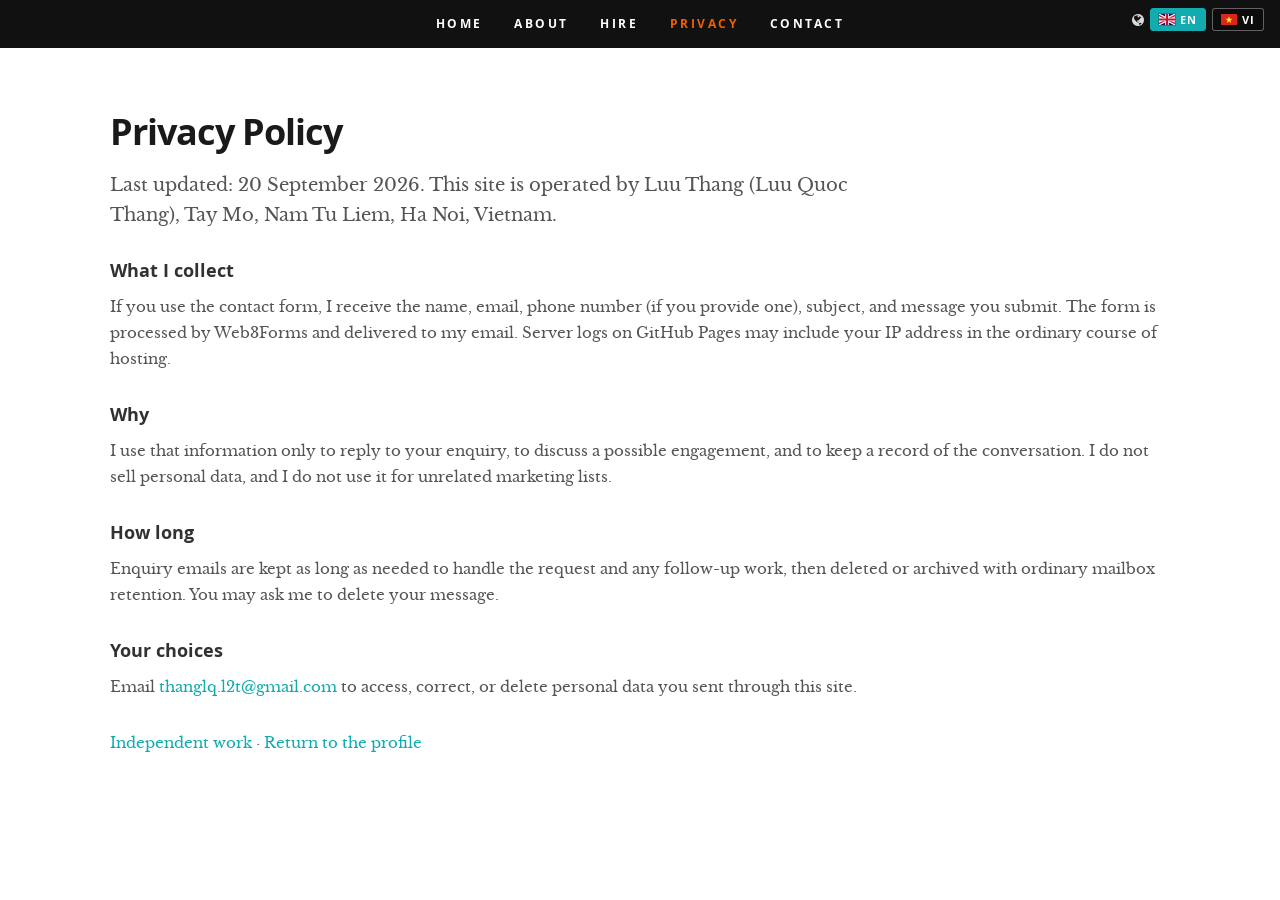
<file: privacy.html>
<!DOCTYPE html>
<html lang="en" data-page="privacy">
<head>
   <meta charset="utf-8">
   <title>Privacy Policy | Luu Thang</title>
   <meta name="description" content="Privacy policy for luuquocthang.github.io — how Luu Thang collects and uses contact-form data.">
   <meta name="robots" content="index, follow">
   <meta name="viewport" content="width=device-width, initial-scale=1, maximum-scale=1">
   <link rel="canonical" href="https://luuquocthang.github.io/privacy.html">
   <link rel="preconnect" href="https://fonts.googleapis.com">
   <link rel="preconnect" href="https://fonts.gstatic.com" crossorigin>
   <link href="https://fonts.googleapis.com/css2?family=Be+Vietnam+Pro:ital,wght@0,300;0,400;0,500;0,600;0,700;1,400;1,600&display=swap" rel="stylesheet">
   <link rel="stylesheet" href="css/default.css">
   <link rel="stylesheet" href="css/layout.css">
   <link rel="stylesheet" href="css/media-queries.css">
   <link rel="stylesheet" href="css/vietnamese.css">
   <script>try { if (localStorage.getItem('site-lang') === 'vi') document.documentElement.lang = 'vi'; } catch (e) {}</script>
   <link rel="icon" href="favicon.png">
</head>
<body class="subpage">
   <nav id="nav-wrap" class="opaque">
      <a class="mobile-btn" href="#nav-wrap" title="Show navigation" data-i18n-title="nav.show">Show navigation</a>
      <a class="mobile-btn" href="#" title="Hide navigation" data-i18n-title="nav.hide">Hide navigation</a>
      <ul id="nav" class="nav">
         <li><a href="index.html" data-i18n="nav.home">Home</a></li>
         <li><a href="index.html#about" data-i18n="nav.about">About</a></li>
         <li><a href="hire.html" data-i18n="nav.hire">Hire</a></li>
         <li class="current"><a href="privacy.html" data-i18n="nav.privacy">Privacy</a></li>
         <li><a href="index.html#contact-modal" data-i18n="nav.contact">Contact</a></li>
      </ul>
   </nav>
   <div class="lang-switch" role="group" aria-label="Language" data-i18n-aria="nav.lang">
      <i class="fa fa-globe" aria-hidden="true"></i>
      <button type="button" data-set-lang="en" title="English" aria-label="English" data-i18n-title="nav.en" data-i18n-aria="nav.en">
         <span class="lang-flag lang-flag-en" aria-hidden="true"></span>
         <span>EN</span>
      </button>
      <button type="button" data-set-lang="vi" title="Tiếng Việt" aria-label="Tiếng Việt" data-i18n-title="nav.vi" data-i18n-aria="nav.vi">
         <span class="lang-flag lang-flag-vi" aria-hidden="true"></span>
         <span>VI</span>
      </button>
   </div>

   <div class="legal-wrap">
      <div class="row">
         <div class="twelve columns">
            <h1 data-i18n="privacy.h1">Privacy Policy</h1>
            <p class="lede" data-i18n="privacy.lede">Last updated: 20 September 2026. This site is operated by Luu Thang (Luu Quoc Thang), Tay Mo, Nam Tu Liem, Ha Noi, Vietnam.</p>

            <h2 data-i18n="privacy.collectTitle">What I collect</h2>
            <p data-i18n="privacy.collectBody">If you use the contact form, I receive the name, email, phone number (if you provide one), subject, and message you submit. The form is processed by Web3Forms and delivered to my email. Server logs on GitHub Pages may include your IP address in the ordinary course of hosting.</p>

            <h2 data-i18n="privacy.whyTitle">Why</h2>
            <p data-i18n="privacy.whyBody">I use that information only to reply to your enquiry, to discuss a possible engagement, and to keep a record of the conversation. I do not sell personal data, and I do not use it for unrelated marketing lists.</p>

            <h2 data-i18n="privacy.longTitle">How long</h2>
            <p data-i18n="privacy.longBody">Enquiry emails are kept as long as needed to handle the request and any follow-up work, then deleted or archived with ordinary mailbox retention. You may ask me to delete your message.</p>

            <h2 data-i18n="privacy.choicesTitle">Your choices</h2>
            <p data-i18n-html="privacy.choicesBody">Email <a href="mailto:thanglq.l2t@gmail.com">thanglq.l2t@gmail.com</a> to access, correct, or delete personal data you sent through this site.</p>

            <p><a href="hire.html" data-i18n="privacy.independent">Independent work</a> · <a href="index.html" data-i18n="privacy.back">Return to the profile</a></p>
         </div>
      </div>
   </div>
   <script src="js/i18n.js"></script>
</body>
</html>
</file>
<file: css/default.css>
/*
=====================================================================
*   Ceevee v1.0 Default Stylesheet
*   url: styleshout.com
*   03-17-2014
=====================================================================

TOC:
a. Webfonts and Icon fonts
b. Reset
c. Default Styles
   1. Basic
   2. Typography
   3. Links
   4. Images
   5. Buttons
   6. Forms
d. Grid
e. Others
   1. Clearing
   2. Misc

=====================================================================  */

/* ------------------------------------------------------------------ */
/* a. Webfonts and Icon fonts
 ------------------------------------------------------------------ */

@import url("fonts.css");
@import url("fontello/css/fontello.css");
@import url("font-awesome/css/font-awesome.min.css");

/* ------------------------------------------------------------------
/* b. Reset
      Adapted from:
      Normalize.css - https://github.com/necolas/normalize.css/
      HTML5 Doctor Reset - html5doctor.com/html-5-reset-stylesheet/
/* ------------------------------------------------------------------ */

html, body, div, span, object, iframe,
h1, h2, h3, h4, h5, h6, p, blockquote, pre,
abbr, address, cite, code,
del, dfn, em, img, ins, kbd, q, samp,
small, strong, sub, sup, var,
b, i,
dl, dt, dd, ol, ul, li,
fieldset, form, label, legend,
table, caption, tbody, tfoot, thead, tr, th, td,
article, aside, canvas, details, figcaption, figure,
footer, header, hgroup, menu, nav, section, summary,
time, mark, audio, video {
   margin: 0;
   padding: 0;
   border: 0;
   outline: 0;
   font-size: 100%;
   vertical-align: baseline;
   background: transparent;
}

article,aside,details,figcaption,figure,
footer,header,hgroup,menu,nav,section {
   display: block;
}

audio,
canvas,
video {
   display: inline-block;
}

audio:not([controls]) {
   display: none;
   height: 0;
}

[hidden] { display: none; }

code, kbd, pre, samp {
   font-family: monospace, serif;
   font-size: 1em;
}

pre {
   white-space: pre;
   white-space: pre-wrap;
   word-wrap: break-word;
}

blockquote, q { quotes: &#8220 &#8220; }

blockquote:before, blockquote:after,
q:before, q:after {
   content: '';
   content: none;
}

ins {
   background-color: #ff9;
   color: #000;
   text-decoration: none;
}

mark {
   background-color: #A7F4F6;
   color: #555;
}

del { text-decoration: line-through; }

abbr[title], dfn[title] {
   border-bottom: 1px dotted;
   cursor: help;
}

table {
   border-collapse: collapse;
   border-spacing: 0;
}


/* ------------------------------------------------------------------ */
/* c. Default and Basic Styles
      Adapted from:
      Skeleton CSS Framework - http://www.getskeleton.com/
      Typeplate Typographic Starter Kit - http://typeplate.com/
/* ------------------------------------------------------------------ */

/*  1. Basic  ------------------------------------------------------- */

*,
*:before,
*:after {
   -moz-box-sizing: border-box;
   -webkit-box-sizing: border-box;
   box-sizing: border-box;
}

html {
   font-size: 62.5%;
   -webkit-font-smoothing: antialiased;
}

body {
   background: #fff;
   font-family: 'opensans-regular', sans-serif;
   font-weight: normal;
   font-size: 15px;
   line-height: 30px;
	color: #838C95;

   -webkit-font-smoothing: antialiased; /* Fix for webkit rendering */
	-webkit-text-size-adjust: 100%;
}

/*  2. Typography
       Vertical rhythm with leading derived from 6
--------------------------------------------------------------------- */

h1, h2, h3, h4, h5, h6 {
   color: #313131;
	font-family: 'opensans-bold', sans-serif;
   font-weight: normal;
}
h1 a, h2 a, h3 a, h4 a, h5 a, h6 a { font-weight: inherit; }
h1 { font-size: 38px; line-height: 42px; margin-bottom: 12px; letter-spacing: -1px; }
h2 { font-size: 28px; line-height: 36px; margin-bottom: 6px; }
h3 { font-size: 22px; line-height: 30px; margin-bottom: 12px; }
h4 { font-size: 20px; line-height: 30px; margin-bottom: 6px; }
h5 { font-size: 18px; line-height: 30px; }
h6 { font-size: 14px; line-height: 30px; }
.subheader { }

p { margin: 0 0 30px 0; }
p img { margin: 0; }
p.lead {
   font: 19px/36px 'opensans-light', sans-serif;
   margin-bottom: 18px;
}

/* for 'em' and 'strong' tags, font-size and line-height should be same with
the body tag due to rendering problems in some browsers */
em { font: 15px/30px 'opensans-italic', sans-serif; }
strong, b { font: 15px/30px 'opensans-bold', sans-serif; }
small { font-size: 11px; line-height: inherit; }

/*	Blockquotes */
blockquote {
   margin: 30px 0px;
   padding-left: 40px;
   position: relative;
}
blockquote:before {
   content: "\201C";
   opacity: 0.45;
   font-size: 80px;
   line-height: 0px;
   margin: 0;
   font-family: arial, sans-serif;

   position: absolute;
   top:  30px;
	left: 0;
}
blockquote p {
   font-family: 'librebaskerville-italic', serif;
   padding: 0;
   font-size: 18px;
   line-height: 36px;
}
blockquote cite {
   display: block;
   font-size: 12px;
   font-style: normal;
   line-height: 18px;
}
blockquote cite:before { content: "\2014 \0020"; }
blockquote cite a,
blockquote cite a:visited { color: #8B9798; border: none }

/* ---------------------------------------------------------------------
/*  Pull Quotes Markup
/*
    <aside class="pull-quote">
		<blockquote>
			<p></p>
		</blockquote>
	 </aside>
/*
/* --------------------------------------------------------------------- */
.pull-quote {
   position: relative;
	padding: 18px 30px 18px 0px;
}
.pull-quote:before,
.pull-quote:after {
	height: 1em;
	opacity: 0.45;
	position: absolute;
	font-size: 80px;
   font-family: Arial, Sans-Serif;
}
.pull-quote:before {
	content: "\201C";
	top:  33px;
	left: 0;
}
.pull-quote:after {
	content: '\201D';
	bottom: -33px;
	right: 0;
}
.pull-quote blockquote {
   margin: 0;
}
.pull-quote blockquote:before {
   content: none;
}

/* Abbreviations */
abbr {
   font-family: 'opensans-bold', sans-serif;
	font-variant: small-caps;
	text-transform: lowercase;
   letter-spacing: .5px;
	color: gray;
}
abbr:hover { cursor: help; }

/* drop cap */
.drop-cap:first-letter {
	float: left;
	margin: 0;
	padding: 14px 6px 0 0;
	font-size: 84px;
	font-family: /* Copperplate */ 'opensans-bold', sans-serif;
   line-height: 60px;
	text-indent: 0;
	background: transparent;
	color: inherit;
}

hr { border: solid #E3E3E3; border-width: 1px 0 0; clear: both; margin: 11px 0 30px; height: 0; }


/*  3. Links  ------------------------------------------------------- */

a, a:visited {
   text-decoration: none;
   outline: 0;
   color: #11ABB0;

   -webkit-transition: color .3s ease-in-out;
   -moz-transition: color .3s ease-in-out;
   -o-transition: color .3s ease-in-out;
   transition: color .3s ease-in-out;
}
a:hover, a:focus { color: #313131; }
p a, p a:visited { line-height: inherit; }


/*  4. List  --------------------------------------------------------- */

ul, ol { margin-bottom: 24px; margin-top: 12px; }
ul { list-style: none outside; }
ol { list-style: decimal; }
ol, ul.square, ul.circle, ul.disc { margin-left: 30px; }
ul.square { list-style: square outside; }
ul.circle { list-style: circle outside; }
ul.disc { list-style: disc outside; }
ul ul, ul ol,
ol ol, ol ul { margin: 6px 0 6px 30px; }
ul ul li, ul ol li,
ol ol li, ol ul li { margin-bottom: 6px; }
li { line-height: 18px; margin-bottom: 12px; }
ul.large li { }
li p { }

/* ---------------------------------------------------------------------
/*  Stats Tab Markup

    <ul class="stats-tabs">
		<li><a href="#">[value]<b>[name]</b></a></li>
	 </ul>

    Extend this object into your markup.
/*
/* --------------------------------------------------------------------- */
.stats-tabs {
   padding: 0;
   margin: 24px 0;
}
.stats-tabs li {
	display: inline-block;
	margin: 0 10px 18px 0;
	padding: 0 10px 0 0;
	border-right: 1px solid #ccc;
}
.stats-tabs li:last-child {
	margin: 0;
	padding: 0;
	border: none;
}
.stats-tabs li a {
	display: inline-block;
	font-size: 22px;
	font-family: 'opensans-bold', sans-serif;
   border: none;
   color: #313131;
}
.stats-tabs li a:hover {
   color:#11ABB0;
}
.stats-tabs li a b {
	display: block;
	margin: 6px 0 0 0;
	font-size: 13px;
	font-family: 'opensans-regular', sans-serif;
   color: #8B9798;
}

/* definition list */
dl { margin: 12px 0; }
dt { margin: 0; color:#11ABB0; }
dd { margin: 0 0 0 20px; }

/* Lining Definition Style Markup */
.lining dt,
.lining dd {
	display: inline;
	margin: 0;
}
.lining dt + dt:before,
.lining dd + dt:before {
	content: "\A";
	white-space: pre;
}
.lining dd + dd:before {
	content: ", ";
}
.lining dd:before {
	content: ": ";
	margin-left: -0.2em;
}

/* Dictionary Definition Style Markup */
.dictionary-style dt {
	display: inline;
	counter-reset: definitions;
}
.dictionary-style dt + dt:before {
	content: ", ";
	margin-left: -0.2em;
}
.dictionary-style dd {
	display: block;
	counter-increment: definitions;
}
.dictionary-style dd:before {
	content: counter(definitions, decimal) ". ";
}

/* Pagination */
.pagination {
   margin: 36px auto;
   text-align: center;
}
.pagination ul li {
   display: inline-block;
   margin: 0;
   padding: 0;
}
.pagination .page-numbers {
   font: 15px/18px 'opensans-bold', sans-serif;
   display: inline-block;
   padding: 6px 10px;
   margin-right: 3px;
   margin-bottom: 6px;
	color: #6E757C;
	background-color: #E6E8EB;

	-webkit-transition: all 200ms ease-in-out;
	-moz-transition: all 200ms ease-in-out;
	-o-transition: all 200ms ease-in-out;
	-ms-transition: all 200ms ease-in-out;
	transition: all 200ms ease-in-out;

   -moz-border-radius: 3px;
   -webkit-border-radius: 3px;
   -khtml-border-radius: 3px;
	border-radius: 3px;
}
.pagination .page-numbers:hover {
   background: #838A91;
   color: #fff;
}
.pagination .current,
.pagination .current:hover {
   background-color: #11ABB0;
   color: #fff;
}
.pagination .inactive,
.pagination .inactive:hover {
   background-color: #E6E8EB;
	color: #A9ADB2;
}
.pagination .prev, .pagination .next {}

/*  5. Images  --------------------------------------------------------- */

img {
   max-width: 100%;
   height: auto;
}
img.pull-right { margin: 12px 0px 0px 18px; }
img.pull-left { margin: 12px 18px 0px 0px; }

/*  6. Buttons  --------------------------------------------------------- */

.button,
.button:visited,
button,
input[type="submit"],
input[type="reset"],
input[type="button"] {
   font: 16px/30px 'opensans-bold', sans-serif;
   background: #11ABB0;
   display: inline-block;
	text-decoration: none;
   letter-spacing: 0;
   color: #fff;
	padding: 12px 20px;
	margin-bottom: 18px;
   border: none;
   cursor: pointer;
   height: auto;

   -webkit-transition: all .2s ease-in-out;
	-moz-transition: all .2s ease-in-out;
	-o-transition: all .2s ease-in-out;
	-ms-transition: all .2s ease-in-out;
	transition: all .2s ease-in-out;

   -moz-border-radius: 3px;
   -webkit-border-radius: 3px;
   -khtml-border-radius: 3px;
   border-radius: 3px;
}

.button:hover,
button:hover,
input[type="submit"]:hover,
input[type="reset"]:hover,
input[type="button"]:hover {
   background: #3d4145;
   color: #fff;
}

.button:active,
button:active,
input[type="submit"]:active,
input[type="reset"]:active,
input[type="button"]:active {
   background: #3d4145;
   color: #fff;
}

.button.full-width,
button.full-width,
input[type="submit"].full-width,
input[type="reset"].full-width,
input[type="button"].full-width {
	width: 100%;
	padding-left: 0 !important;
	padding-right: 0 !important;
	text-align: center;
}

/* Fix for odd Mozilla border & padding issues */
button::-moz-focus-inner,
input::-moz-focus-inner {
    border: 0;
    padding: 0;
}


/*  7. Forms  --------------------------------------------------------- */

form { margin-bottom: 24px; }
fieldset { margin-bottom: 24px; }

input[type="text"],
input[type="password"],
input[type="email"],
textarea,
select {
   display: block;
   padding: 18px 15px;
   margin: 0 0 24px 0;
   border: 0;
   outline: none;
   vertical-align: middle;
   min-width: 225px;
	max-width: 100%;
   font-size: 15px;
   line-height: 24px;
	color: #647373;
	background: #D3D9D9;

}

/* select { padding: 0;
   width: 220px;
   } */

input[type="text"]:focus,
input[type="password"]:focus,
input[type="email"]:focus,
textarea:focus {
   color: #B3B7BC;
	background-color: #3d4145;
}

textarea { min-height: 220px; }

label,
legend {
   font: 16px/24px 'opensans-bold', sans-serif;
	margin: 12px 0;
   color: #3d4145;
   display: block;
}
label span,
legend span {
	color: #8B9798;
   font: 14px/24px 'opensans-regular', sans-serif;
}

input[type="checkbox"],
input[type="radio"] {
    font-size: 15px;
    color: #737373;
}

input[type="checkbox"] { display: inline; }

/* ------------------------------------------------------------------ */
/* d. Grid
---------------------------------------------------------------------
   gutter = 40px.
/* ------------------------------------------------------------------ */

/* default
--------------------------------------------------------------- */
.row {
   width: 96%;
   max-width: 1100px;
   margin: 0 auto;
}
/* fixed width for IE8 */
.ie .row { width: 1000px ; }

.narrow .row { max-width: 980px; }

.row .row { width: auto; max-width: none; margin: 0 -20px; }

/* row clearing */
.row:before,
.row:after {
    content: " ";
    display: table;
}
.row:after {
    clear: both;
}

.column, .columns {
   position: relative;
   padding: 0 20px;
   min-height: 1px;
   float: left;
}
.column.centered, .columns.centered  {
    float: none;
    margin: 0 auto;
}

/* removed gutters */
.row.collapsed > .column,
.row.collapsed > .columns,
.column.collapsed, .columns.collapsed  { padding: 0; }

[class*="column"] + [class*="column"]:last-child { float: right; }
[class*="column"] + [class*="column"].end { float: right; }

/* column widths */
.row .one         { width: 8.33333%; }
.row .two         { width: 16.66667%; }
.row .three       { width: 25%; }
.row .four        { width: 33.33333%; }
.row .five        { width: 41.66667%; }
.row .six         { width: 50%; }
.row .seven       { width: 58.33333%; }
.row .eight       { width: 66.66667%; }
.row .nine        { width: 75%; }
.row .ten         { width: 83.33333%; }
.row .eleven      { width: 91.66667%; }
.row .twelve      { width: 100%; }

/* Offsets */
.row .offset-1    { margin-left: 8.33333%; }
.row .offset-2    { margin-left: 16.66667%; }
.row .offset-3    { margin-left: 25%; }
.row .offset-4    { margin-left: 33.33333%; }
.row .offset-5    { margin-left: 41.66667%; }
.row .offset-6    { margin-left: 50%; }
.row .offset-7    { margin-left: 58.33333%; }
.row .offset-8    { margin-left: 66.66667%; }
.row .offset-9    { margin-left: 75%; }
.row .offset-10   { margin-left: 83.33333%; }
.row .offset-11   { margin-left: 91.66667%; }

/* Push/Pull */
.row .push-1      { left: 8.33333%; }
.row .pull-1      { right: 8.33333%; }
.row .push-2      { left: 16.66667%; 	}
.row .pull-2      { right: 16.66667%; }
.row .push-3      { left: 25%; }
.row .pull-3      { right: 25%;	}
.row .push-4      { left: 33.33333%; }
.row .pull-4      { right: 33.33333%; }
.row .push-5      { left: 41.66667%; }
.row .pull-5      { right: 41.66667%; }
.row .push-6      { left: 50%; }
.row .pull-6      { right: 50%; }
.row .push-7      { left: 58.33333%; }
.row .pull-7      { right: 58.33333%; }
.row .push-8      { left: 66.66667%; 	}
.row .pull-8      { right: 66.66667%; }
.row .push-9      { left: 75%; }
.row .pull-9      { right: 75%; }
.row .push-10     { left: 83.33333%; }
.row .pull-10     { right: 83.33333%; }
.row .push-11     { left: 91.66667%; }
.row .pull-11     { right: 91.66667%; }

/* block grids
--------------------------------------------------------------------- */
.bgrid-sixths [class*="column"]   { width: 16.66667%; }
.bgrid-quarters [class*="column"] { width: 25%; }
.bgrid-thirds [class*="column"]   { width: 33.33333%; }
.bgrid-halves [class*="column"]   { width: 50%; }

[class*="bgrid"] [class*="column"] + [class*="column"]:last-child { float: left; }

/* Left clearing for block grid columns - columns that changes width in
different screen sizes. Allows columns with different heights to align
properly.
--------------------------------------------------------------------- */
.first { clear: left; }   /* first column in default screen */
.s-first { clear: none; } /* first column in smaller screens */

/* smaller screens
--------------------------------------------------------------- */
@media only screen and (max-width: 900px) {

   /* block grids on small screens */
   .s-bgrid-sixths [class*="column"]   { width: 16.66667%; }
   .s-bgrid-quarters [class*="column"] { width: 25%; }
   .s-bgrid-thirds [class*="column"]   { width: 33.33333%; }
   .s-bgrid-halves [class*="column"]   { width: 50%; }

   /* block grids left clearing */
   .first { clear: none; }
   .s-first { clear: left; }

}

/* mobile wide/smaller tablets
--------------------------------------------------------------- */
@media only screen and (max-width: 767px) {

   .row {
	   width: 460px;
	   margin: 0 auto;
      padding: 0;
	}
   .column, .columns {
	   width: auto !important;
	   float: none;
	   margin-left: 0;
	   margin-right: 0;
      padding: 0 30px;
   }
   .row .row { width: auto; max-width: none; margin: 0 -30px; }

   [class*="column"] + [class*="column"]:last-child { float: none; }
   [class*="bgrid"] [class*="column"] + [class*="column"]:last-child { float: none; }

   /* Offsets */
   .row .offset-1    { margin-left: 0%; }
   .row .offset-2    { margin-left: 0%; }
   .row .offset-3    { margin-left: 0%; }
   .row .offset-4    { margin-left: 0%; }
   .row .offset-5    { margin-left: 0%; }
   .row .offset-6    { margin-left: 0%; }
   .row .offset-7    { margin-left: 0%; }
   .row .offset-8    { margin-left: 0%; }
   .row .offset-9    { margin-left: 0%; }
   .row .offset-10   { margin-left: 0%; }
   .row .offset-11   { margin-left: 0%; }
}

/* mobile narrow
--------------------------------------------------------------- */
@media only screen and (max-width: 460px) {

   .row { width: auto; }

}

/* larger screens
--------------------------------------------------------------- */
@media screen and (min-width: 1200px) {

   .wide .row { max-width: 1180px; }

}

/* ------------------------------------------------------------------ */
/* e. Others
/* ------------------------------------------------------------------ */

/*  1. Clearing
    (http://nicolasgallagher.com/micro-clearfix-hack/
--------------------------------------------------------------------- */

.cf:before,
.cf:after {
    content: " ";
    display: table;
}
.cf:after {
    clear: both;
}

/*  2. Misc -------------------------------------------------------- */

.remove-bottom { margin-bottom: 0 !important; }
.half-bottom { margin-bottom: 12px !important; }
.add-bottom { margin-bottom: 24px !important; }
.no-border { border: none; }

.text-center  { text-align: center !important; }
.text-left    { text-align: left !important; }
.text-right   { text-align: right !important; }
.pull-left    { float: left !important; }
.pull-right   { float: right !important; }
.align-center {
	margin-left: auto !important;
	margin-right: auto !important;
	text-align: center !important;
}
</file>
<file: css/layout.css>
/*
=====================================================================
*   Ceevee v1.0 Layout Stylesheet
*   url: styleshout.com
*   03-18-2014
=====================================================================

   TOC:
   a. General Styles
   b. Header Styles
   c. About Section
   d. Resume Section
   e. Portfolio Section
   f. Call To Action Section
   g. Testimonials Section
   h. Contact Section
   i. Footer

===================================================================== */

/* ------------------------------------------------------------------ */
/* a. General Styles
/* ------------------------------------------------------------------ */

body { background: #0f0f0f; }

/* ------------------------------------------------------------------ */
/* b. Header Styles
/* ------------------------------------------------------------------ */

header {
   position: relative;
   height: 800px;
   min-height: 500px;
   width: 100%;
   background: #161415 url(../images/header-background.jpg) no-repeat top center;
   background-size: cover !important;
	-webkit-background-size: cover !important;
   text-align: center;
   overflow: hidden;
}

/* vertically center banner section */
header:before {
   content: '';
   display: inline-block;
   vertical-align: middle;
   height: 100%;
}
header .banner {
   display: inline-block;
   vertical-align: middle;
   margin: 0 auto;
   width: 85%;
   padding-bottom: 30px;
   text-align: center;
}

header .banner-text { width: 100%; }
header .banner-text h1 {
   font: 90px/1.1em 'opensans-bold', sans-serif;
   color: #fff;
   letter-spacing: -2px;
   margin: 0 auto 18px auto;
   text-shadow: 0px 1px 3px rgba(0, 0, 0, .8);
}
header .banner-text h3 {
   font: 18px/1.9em 'librebaskerville-regular', serif;
   color: #A8A8A8;
   margin: 0 auto;
   width: 70%;
   text-shadow: 0px 1px 2px rgba(0, 0, 0, .5);
}
header .banner-text h3 span,
header .banner-text h3 a {
   color: #fff;
}
header .banner-text hr {
   width: 60%;
   margin: 18px auto 24px auto;
   border-color: #2F2D2E;
   border-color: rgba(150, 150, 150, .1);
}

/* header social links */
header .social {
   margin: 24px 0;
   padding: 0;
   font-size: 30px;
   text-shadow: 0px 1px 2px rgba(0, 0, 0, .8);
}
header .social li {
   display: inline-block;
   margin: 0 15px;
   padding: 0;
}
header .social li a { color: #fff; }
header .social li a:hover { color: #11ABB0; }
.fa-telegram {
   width: 1em;
   height: 1em;
}
.fa-telegram:before {
   content: "";
   display: block;
   width: 1em;
   height: 1em;
   background-color: currentColor;
   -webkit-mask: url("data:image/svg+xml,%3Csvg xmlns='http://www.w3.org/2000/svg' viewBox='0 0 24 24'%3E%3Cpath fill='black' d='M21.5 3.2 2.8 10.4c-1.3.5-1.3 1.2-.2 1.5l4.8 1.5 11.1-7c.5-.3 1-.1.6.2l-9 8.2-.3 4.5c.5 0 .7-.2 1-.5l2.3-2.2 4.8 3.5c.9.5 1.5.2 1.7-.8l3.1-14.6c.3-1.2-.4-1.8-1.2-1.5z'/%3E%3C/svg%3E") center / contain no-repeat;
   mask: url("data:image/svg+xml,%3Csvg xmlns='http://www.w3.org/2000/svg' viewBox='0 0 24 24'%3E%3Cpath fill='black' d='M21.5 3.2 2.8 10.4c-1.3.5-1.3 1.2-.2 1.5l4.8 1.5 11.1-7c.5-.3 1-.1.6.2l-9 8.2-.3 4.5c.5 0 .7-.2 1-.5l2.3-2.2 4.8 3.5c.9.5 1.5.2 1.7-.8l3.1-14.6c.3-1.2-.4-1.8-1.2-1.5z'/%3E%3C/svg%3E") center / contain no-repeat;
}

/* scrolldown link */
header .scrolldown a {
   position: absolute;
   bottom: 30px;
   left: 50%;
   margin-left: -29px;
   color: #fff;
   display: block;
   height: 42px;
   width: 42px;
   font-size: 42px;
   line-height: 42px;
   color: #fff;
   border-radius: 100%;

   -webkit-transition: all .3s ease-in-out;
   -moz-transition: all .3s ease-in-out;
   -o-transition: all .3s ease-in-out;
   transition: all .3s ease-in-out;
}
header .scrolldown a:hover { color: #11ABB0; }

/* primary navigation
--------------------------------------------------------------------- */
#nav-wrap ul, #nav-wrap li, #nav-wrap a {
	 margin: 0;
	 padding: 0;
	 border: none;
	 outline: none;
}

/* nav-wrap */
#nav-wrap {
   font: 12px 'opensans-bold', sans-serif;
   width: 100%;
   text-transform: uppercase;
   letter-spacing: 2.5px;
   margin: 0 auto;
   z-index: 100;
   position: fixed;
   left: 0;
   top: 0;
}
.opaque { background-color: #333; }

/* hide toggle button */
#nav-wrap > a.mobile-btn { display: none; }

ul#nav {
   min-height: 48px;
   width: auto;

   /* center align the menu */
   text-align: center;
}
ul#nav li {
   position: relative;
   list-style: none;
   height: 48px;
   display: inline-block;
}

/* Links */
ul#nav li a {

/* 8px padding top + 8px padding bottom + 32px line-height = 48px */

   display: inline-block;
   padding: 8px 13px;
   line-height: 32px;
	text-decoration: none;
   text-align: left;
   color: #fff;

	-webkit-transition: color .2s ease-in-out;
	-moz-transition: color .2s ease-in-out;
	-o-transition: color .2s ease-in-out;
	-ms-transition: color .2s ease-in-out;
	transition: color .2s ease-in-out;
}

ul#nav li a:active { background-color: transparent !important; }
ul#nav li.current a { color: #F06000; }

.lang-switch {
   position: fixed;
   top: 8px;
   right: 16px;
   z-index: 200;
   display: flex;
   align-items: center;
   gap: 6px;
}
.lang-switch .fa-globe {
   color: #fff;
   font-size: 14px;
   opacity: 0.85;
}
.lang-switch button {
   display: inline-flex;
   align-items: center;
   gap: 5px;
   margin: 0;
   padding: 5px 8px;
   background: rgba(0, 0, 0, 0.28);
   border: 1px solid rgba(255, 255, 255, 0.35);
   color: #fff;
   font: 11px/1 'opensans-bold', sans-serif;
   letter-spacing: 1px;
   text-transform: uppercase;
   border-radius: 3px;
   cursor: pointer;
}
.lang-switch button:hover {
   border-color: #11ABB0;
   color: #fff;
}
.lang-switch button.is-active {
   background: #11ABB0;
   border-color: #11ABB0;
}
.lang-flag {
   width: 16px;
   height: 11px;
   display: inline-block;
   background-size: cover;
   background-repeat: no-repeat;
   background-position: center;
   box-shadow: 0 0 0 1px rgba(0, 0, 0, 0.2);
}
.lang-flag-en {
   background-image: url("data:image/svg+xml,%3Csvg xmlns='http://www.w3.org/2000/svg' viewBox='0 0 60 30'%3E%3Crect width='60' height='30' fill='%23012169'/%3E%3Cpath d='M0,0 L60,30 M60,0 L0,30' stroke='%23fff' stroke-width='10'/%3E%3Cpath d='M0,0 L60,30 M60,0 L0,30' stroke='%23C8102E' stroke-width='4'/%3E%3Cpath d='M30,0 V30 M0,15 H60' stroke='%23fff' stroke-width='10'/%3E%3Cpath d='M30,0 V30 M0,15 H60' stroke='%23C8102E' stroke-width='6'/%3E%3C/svg%3E");
}
.lang-flag-vi {
   background-image: url("data:image/svg+xml,%3Csvg xmlns='http://www.w3.org/2000/svg' viewBox='0 0 30 20'%3E%3Crect width='30' height='20' fill='%23da251d'/%3E%3Cpolygon fill='%23ff0' points='15,4 16.5,8.6 21.4,8.6 17.5,11.5 18.9,16.2 15,13.4 11.1,16.2 12.5,11.5 8.6,8.6 13.5,8.6'/%3E%3C/svg%3E");
}


/* ------------------------------------------------------------------ */
/* c. About Section
/* ------------------------------------------------------------------ */

#about {
   background: #2B2B2B;
   padding-top: 96px;
   padding-bottom: 66px;
   overflow: hidden;
}

#about a, #about a:visited  { color: #fff; }
#about a:hover, #about a:focus { color: #11ABB0; }

#about h2 {
   font: 22px/30px 'opensans-bold', sans-serif;
   color: #fff;
   margin-bottom: 12px;
}
#about p {
   line-height: 30px;
   color: #7A7A7A;
}
#about .profile-pic {
   position: relative;
   width: 200px;
   height: 200px;
   border-radius: 100%;
   object-fit: cover;
   object-position: center 18%;
}
#about .contact-details { width: 41.66667%; }
#about .download {
   width: 58.33333%;
   padding-top: 6px;
}
#about .main-col { padding-right: 5%; }
#about .download .button {
   margin-top: 6px;
   background: #444;
}
#about .download .button:hover {
   background: #fff;
   color: #2B2B2B;
}
#about .download .button i {
   margin-right: 15px;
   font-size: 20px;
}

/* ------------------------------------------------------------------ */
/* Independent work
/* ------------------------------------------------------------------ */

#engagements {
   background: #1A1A1A;
   padding-top: 90px;
   padding-bottom: 78px;
   overflow: hidden;
}
#engagements h1 {
   font: 18px/24px 'opensans-bold', sans-serif;
   text-transform: uppercase;
   letter-spacing: 1px;
   color: #fff;
}
#engagements h1 span {
   border-bottom: 3px solid #11ABB0;
   padding-bottom: 6px;
}
#engagements .header-col { padding-top: 9px; }
#engagements .main-col { padding-right: 10%; }
#engagements .engagements-lead {
   font: 17px/30px 'librebaskerville-regular', serif;
   color: #9A9A9A;
   margin-bottom: 36px;
}
#engagements h4 {
   font: 13px/20px 'opensans-bold', sans-serif;
   text-transform: uppercase;
   letter-spacing: 1.5px;
   color: #E8E8E8;
   margin: 4px 0 10px;
}
#engagements p {
   font: 15px/26px 'librebaskerville-regular', serif;
   color: #7A7A7A;
   margin-bottom: 26px;
}
#engagements a,
#engagements a:visited {
   color: #11ABB0;
}
#engagements a:hover,
#engagements a:focus {
   color: #fff;
}
#engagements .work-offers {
   margin: 6px 0 32px;
}
#engagements .work-offer {
   margin-bottom: 22px;
   padding-bottom: 18px;
   border-bottom: 1px solid #2A2A2A;
}
#engagements .work-offer:last-child {
   border-bottom: none;
   padding-bottom: 0;
}
#engagements .work-offer h5 {
   font: 16px/24px 'opensans-bold', sans-serif;
   color: #E8E8E8;
   margin: 0 0 8px;
}
#engagements .work-offer p {
   margin-bottom: 0;
}
#engagements .work-steps {
   margin: 6px 0 32px 18px;
   padding: 0;
   color: #7A7A7A;
}
#engagements .work-steps li {
   font: 15px/26px 'librebaskerville-regular', serif;
   margin-bottom: 10px;
}
#engagements .work-steps strong {
   color: #C8C8C8;
   font-family: 'opensans-bold', sans-serif;
   font-weight: normal;
}
#engagements .button,
#engagements .button:visited {
   margin: 8px 0 0;
   background: #11ABB0;
   color: #fff;
}
#engagements .button:hover,
#engagements .button:focus {
   background: #fff;
   color: #111;
}


/* ------------------------------------------------------------------ */
/* d. Resume Section
/* ------------------------------------------------------------------ */

#resume {
   background: #fff;
   padding-top: 90px;
   padding-bottom: 72px;
   overflow: hidden;
}

#resume a, #resume a:visited  { color: #11ABB0; }
#resume a:hover, #resume a:focus { color: #313131; }

#resume h1 {
   font: 18px/24px 'opensans-bold', sans-serif;
   text-transform: uppercase;
   letter-spacing: 1px;
}
#resume h1 span {
   border-bottom: 3px solid #11ABB0;
   padding-bottom: 6px;
}
#resume h3 {
   font: 25px/30px 'opensans-bold', sans-serif;
}

#resume .header-col { padding-top: 9px; }
#resume .main-col { padding-right: 10%; }

.education, .work, .certification {
   margin-bottom: 48px;
   padding-bottom: 24px;
   border-bottom: 1px solid #E8E8E8;
}
#resume .info {
   font: 16px/24px 'librebaskerville-italic', serif;
   color: #6E7881;
   margin-bottom: 18px;
   margin-top: 9px;
}
#resume .info span {
   margin-right: 5px;
   margin-left: 5px;
}
#resume .date {
   font: 15px/24px 'opensans-regular', sans-serif;
   margin-top: 6px;
}

#resume .work-item {
   border-left: 2px solid #11ABB0;
   padding-left: 22px;
   margin-bottom: 8px;
}
#resume .work h3 {
   font: 20px/28px 'opensans-bold', sans-serif;
}

.skill-group { margin-bottom: 26px; }
.skill-group h4 {
   font: 13px/20px 'opensans-bold', sans-serif;
   text-transform: uppercase;
   letter-spacing: 1.5px;
   color: #313131;
   margin-bottom: 12px;
}
.skill-tags { overflow: hidden; }
.skill-tags span {
   display: inline-block;
   margin: 0 8px 8px 0;
   padding: 7px 12px;
   background: #F4F4F4;
   color: #444;
   font: 13px/18px 'opensans-regular', sans-serif;
   border-radius: 2px;
}

.credentials-intro {
   font: 15px/26px 'librebaskerville-regular', serif;
   color: #7A7A7A;
   margin-bottom: 28px;
}
.credential-group { margin-bottom: 30px; }
.credential-group h4 {
   font: 13px/20px 'opensans-bold', sans-serif;
   text-transform: uppercase;
   letter-spacing: 1.5px;
   color: #313131;
   margin-bottom: 6px;
}
.credential-note {
   font: 13px/20px 'opensans-regular', sans-serif;
   color: #9a9a9a;
   margin-bottom: 10px;
}
.credential-list {
   list-style: none;
   margin: 0;
   padding: 0;
}
.credential-list li {
   overflow: hidden;
   padding: 9px 0;
   border-bottom: 1px solid #EFEFEF;
   font: 15px/22px 'opensans-regular', sans-serif;
   color: #313131;
}
.credential-list a,
.credential-list a:visited {
   color: #313131;
}
.credential-list a:hover {
   color: #11ABB0;
}
.credential-issuer {
   float: right;
   color: #9a9a9a;
   font-size: 13px;
   padding-left: 12px;
}

header .banner-text h1 {
   font: 64px/1.15em 'opensans-bold', sans-serif;
}

/*----------------------------------------------*/
/*	Skill Bars
/*----------------------------------------------*/

.bars {
	width: 95%;
	float: left;
	padding: 0;
	text-align: left;
}
.bars .skills {
  	margin-top: 36px;
   list-style: none;
}
.bars li {
   position: relative;
  	margin-bottom: 60px;
  	background: #ccc;
  	height: 42px;
  	border-radius: 3px;
}
.bars li em {
	font: 15px 'opensans-bold', sans-serif;
   color: #313131;
	text-transform: uppercase;
   letter-spacing: 2px;
	font-weight: normal;
   position: relative;
	top: -36px;
}
.bar-expand {
   position: absolute;
   left: 0;
   top: 0;

   margin: 0;
   padding-right: 24px;
  	background: #313131;
   display: inline-block;
  	height: 42px;
   line-height: 42px;
   border-radius: 3px 0 0 3px;
}

.photoshop {
  	width: 60%;
  	-moz-animation: photoshop 2s ease;
  	-webkit-animation: photoshop 2s ease;
}
.illustrator {
  	width: 55%;
  	-moz-animation: illustrator 2s ease;
  	-webkit-animation: illustrator 2s ease;
}
.wordpress {
  	width: 50%;
  	-moz-animation: wordpress 2s ease;
  	-webkit-animation: wordpress 2s ease;
}
.css {
  	width: 90%;
  	-moz-animation: css 2s ease;
  	-webkit-animation: css 2s ease;
}
.html5 {
  	width: 80%;
  	-moz-animation: html5 2s ease;
  	-webkit-animation: html5 2s ease;
}
.jquery {
  	width: 50%;
  	-moz-animation: jquery 2s ease;
  	-webkit-animation: jquery 2s ease;
}

@-moz-keyframes photoshop {
  0%   { width: 0px;  }
  100% { width: 60%;  }
}
@-moz-keyframes illustrator {
  0%   { width: 0px;  }
  100% { width: 55%;  }
}
@-moz-keyframes wordpress {
  0%   { width: 0px;  }
  100% { width: 50%;  }
}
@-moz-keyframes css {
  0%   { width: 0px;  }
  100% { width: 90%;  }
}
@-moz-keyframes html5 {
  0%   { width: 0px;  }
  100% { width: 80%;  }
}
@-moz-keyframes jquery {
  0%   { width: 0px;  }
  100% { width: 50%;  }
}

@-webkit-keyframes photoshop {
  0%   { width: 0px;  }
  100% { width: 60%;  }
}
@-webkit-keyframes illustrator {
  0%   { width: 0px;  }
  100% { width: 55%;  }
}
@-webkit-keyframes wordpress {
  0%   { width: 0px;  }
  100% { width: 50%;  }
}
@-webkit-keyframes css {
  0%   { width: 0px;  }
  100% { width: 90%;  }
}
@-webkit-keyframes html5 {
  0%   { width: 0px;  }
  100% { width: 80%;  }
}
@-webkit-keyframes jquery {
  0%   { width: 0px;  }
  100% { width: 50%;  }
}

/* ------------------------------------------------------------------ */
/* e. Portfolio Section
/* ------------------------------------------------------------------ */

#portfolio {
   background: #ebeeee;
   padding-top: 90px;
   padding-bottom: 60px;
}
#portfolio h1 {
   font: 15px/24px 'opensans-semibold', sans-serif;
   text-transform: uppercase;
   letter-spacing: 1px;
   text-align: center;
   margin-bottom: 48px;
   color: #95A3A3;
}

/* Portfolio Content */
#portfolio-wrapper .columns { margin-bottom: 36px; }
.portfolio-item .item-wrap {
   background: #fff;
   overflow: hidden;
   position: relative;

   -webkit-transition: all 0.3s ease-in-out;
	-moz-transition: all 0.3s ease-in-out;
	-o-transition: all 0.3s ease-in-out;
	-ms-transition: all 0.3s ease-in-out;
	transition: all 0.3s ease-in-out;
}
.portfolio-item .item-wrap a {
   display: block;
   cursor: pointer;
}

/* overlay */
.portfolio-item .item-wrap .overlay {
   position: absolute;
   left: 0;
   top: 0;
   width: 100%;
   height: 100%;

	opacity: 0;
	-moz-opacity: 0;
	filter:alpha(opacity=0);

   -webkit-transition: opacity 0.3s ease-in-out;
	-moz-transition: opacity 0.3s ease-in-out;
	-o-transition: opacity 0.3s ease-in-out;
	transition: opacity 0.3s ease-in-out;

   background: url(../images/overlay-bg.png) repeat;
}
.portfolio-item .item-wrap .link-icon {
   display: block;
   color: #fff;
   height: 30px;
   width: 30px;
   font-size: 18px;
   line-height: 30px;
   text-align: center;

   opacity: 0;
	-moz-opacity: 0;
	filter:alpha(opacity=0);

   -webkit-transition: opacity 0.3s ease-in-out;
	-moz-transition: opacity 0.3s ease-in-out;
	-o-transition: opacity 0.3s ease-in-out;
	transition: opacity 0.3s ease-in-out;

   position: absolute;
   top: 50%;
   left: 50%;
   margin-left: -15px;
   margin-top: -15px;
}
.portfolio-item .item-wrap img {
   vertical-align: bottom;
}
.portfolio-item .portfolio-item-meta { padding: 18px }
.portfolio-item .portfolio-item-meta h5 {
   font: 14px/21px 'opensans-bold', sans-serif;
   color: #fff;
}
.portfolio-item .portfolio-item-meta p {
   font: 12px/18px 'opensans-light', sans-serif;
   color: #c6c7c7;
   margin-bottom: 0;
}

/* on hover */
.portfolio-item:hover .overlay {
	opacity: 1;
	-moz-opacity: 1;
	filter:alpha(opacity=100);
}
.portfolio-item:hover .link-icon {
   opacity: 1;
	-moz-opacity: 1;
	filter:alpha(opacity=100);
}

/* popup modal */
.popup-modal {
	max-width: 550px;
	background: #fff;
	position: relative;
	margin: 0 auto;
}
.popup-modal .description-box { padding: 12px 36px 18px 36px; }
.popup-modal .description-box h4 {
   font: 15px/24px 'opensans-bold', sans-serif;
	margin-bottom: 12px;
   color: #111;
}
.popup-modal .description-box p {
	font: 14px/24px 'opensans-regular', sans-serif;
   color: #A1A1A1;
   margin-bottom: 12px;
}
.popup-modal .description-box .categories {
   font: 11px/21px 'opensans-light', sans-serif;
   color: #A1A1A1;
   text-transform: uppercase;
   letter-spacing: 2px;
   display: block;
   text-align: left;
}
.popup-modal .description-box .categories i {
   margin-right: 8px;
}
.popup-modal .link-box {
   padding: 18px 36px;
   background: #111;
   text-align: left;
}
.popup-modal .link-box a {
   color: #fff;
	font: 11px/21px 'opensans-bold', sans-serif;
	text-transform: uppercase;
   letter-spacing: 3px;
   cursor: pointer;
}
.popup-modal a:hover {	color: #00CCCC; }
.popup-modal a.popup-modal-dismiss { margin-left: 24px; }


/* fadein/fadeout effect for modal popup
/* ------------------------------------------------------------------ */

/* content at start */
.mfp-fade.mfp-wrap .mfp-content .popup-modal {
   opacity: 0;
   -webkit-transition: all 200ms ease-in-out;
	-moz-transition: all 200ms ease-in-out;
	-o-transition: all 200ms ease-in-out;
	-ms-transition: all 200ms ease-in-out;
   transition: all 200ms ease-in-out;
}
/* content fadein */
.mfp-fade.mfp-wrap.mfp-ready .mfp-content .popup-modal {
   opacity: 1;
}
/* content fadeout */
.mfp-fade.mfp-wrap.mfp-removing .mfp-content .popup-modal {
   opacity: 0;
}

/* ------------------------------------------------------------------ */
/* f. Call To Action Section
/* ------------------------------------------------------------------ */

#call-to-action {
   background: #212121;
   padding-top: 66px;
   padding-bottom: 48px;
}
#call-to-action h1 {
   font: 18px/24px 'opensans-bold', sans-serif;
   text-transform: uppercase;
   letter-spacing: 3px;
   color: #fff;
}
#call-to-action h1 span { display: none; }
#call-to-action .header-col h1:before {
   font-family: 'FontAwesome';
   content: "\f0ac";
	padding-right: 10px;
	font-size: 72px;
   line-height: 72px;
   text-align: left;
   float: left;
   color: #fff;
}
#call-to-action .action {
   margin-top: 12px;
}
#call-to-action h2 {
   font: 28px/36px 'opensans-bold', sans-serif;
   color: #EBEEEE;
   margin-bottom: 6px;
}
#call-to-action h2 a {
   color: inherit;
}
#call-to-action p {
   color: #636363;
   font-size: 17px;
}
/*#
call-to-action .button {
	color:#fff;
   background: #0D0D0D;
}
*/
#call-to-action .button:hover,
#call-to-action .button:active {
   background: #FFFFFF;
   color: #0D0D0D;
}
#call-to-action p span {
	font-family: 'opensans-semibold', sans-serif; 
	color: #D8D8D8;
}

/* ------------------------------------------------------------------
/* g. Testimonials
/* ------------------------------------------------------------------ */

#testimonials {
   background: #1F1F1F url(../images/testimonials-bg.jpg) no-repeat center center;
   background-size: cover !important;
	-webkit-background-size: cover !important;
   background-attachment: fixed;

   position: relative;
   min-height: 200px;
   width: 100%;
   overflow: hidden;
}
#testimonials .text-container {
   padding-top: 96px;
   padding-bottom: 66px;
}
#testimonials h1 {
   font: 18px/24px 'opensans-bold', sans-serif;   
   text-transform: uppercase;
   letter-spacing: 3px;
   color: #fff;
}
#testimonials h1 span { display: none; }
#testimonials .header-col { padding-top: 9px; }
#testimonials .header-col h1:before {
   font-family: 'FontAwesome';
   content: "\f10d";
	padding-right: 10px;
	font-size: 72px;
   line-height: 72px;
   text-align: left;
   float: left;
   color: #fff;
}

/*	Blockquotes */
#testimonials blockquote {
   margin: 0 0px 30px 0px;
   padding-left: 0;
   position: relative;
   text-shadow: 0px 1px 3px rgba(0, 0, 0, 1);
}
#testimonials blockquote:before { content: none; }
#testimonials blockquote p {
   font-family: 'librebaskerville-italic', serif;
   padding: 0;
   font-size: 24px;
   line-height: 48px;
   color: #fff
}
#testimonials blockquote cite {
   display: block;
   font-size: 12px;
   font-style: normal;
   line-height: 18px;
   color: #fff;
}
#testimonials blockquote cite:before { content: "\2014 \0020"; }
#testimonials blockquote cite a,
#testimonials blockquote cite a:visited { color: #8B9798; border: none }

/* Flex Slider
/* ------------------------------------------------------------------ */

/* Reset */
.flexslider a:active,
.flexslider a:focus  { outline: none; }
.slides,
.flex-control-nav,
.flex-direction-nav { margin: 0; padding: 0; list-style: none; }
.slides li { margin: 0; padding: 0;}

/* Necessary Styles */
.flexslider {
   position: relative;
   zoom: 1;
   margin: 0;
   padding: 0;
}
.flexslider .slides { zoom: 1; }
.flexslider .slides > li { position: relative; }

/* Hide the slides before the JS is loaded. Avoids image jumping */
.flexslider .slides > li { display: none; -webkit-backface-visibility: hidden; }
/* Suggested container for slide animation setups. Can replace this with your own */
.flex-container { zoom: 1; position: relative; }

/* Clearfix for .slides */
.slides:before,
.slides:after {
   content: " ";
   display: table;
}
.slides:after {
   clear: both;
}

/* No JavaScript Fallback */
/* If you are not using another script, such as Modernizr, make sure you
 * include js that eliminates this class on page load */
.no-js .slides > li:first-child { display: block; }

/* Slider Styles */
.slides { zoom: 1; }
.slides > li {
   /*margin-right: 5px; */
   overflow: hidden;
}

/* Control Nav */
.flex-control-nav {
    width: 100%;
    position: absolute;
    bottom: -20px;
    text-align: left;
}
.flex-control-nav li {
    margin: 0 6px;
    display: inline-block;
    zoom: 1;
    *display: inline;
}
.flex-control-paging li a {
    width: 12px;
    height: 12px;
    display: block;
    background: #ddd;
    background: rgba(255, 255, 255, .3);
    cursor: pointer;
    text-indent: -9999px;
    -webkit-border-radius: 20px;
    -moz-border-radius: 20px;
    -o-border-radius: 20px;
    border-radius: 20px;
    box-shadow: inset 0 0 3px rgba(255, 255, 255, .3);
}
.flex-control-paging li a:hover {
    background: #CCC;
    background: rgba(255, 255, 255, .7);
}
.flex-control-paging li a.flex-active {
    background: #fff;
    background: rgba(255, 255, 255, .9);
    cursor: default;
}

/* ------------------------------------------------------------------ */
/* h. Contact Modal
/* ------------------------------------------------------------------ */

#contact-modal.popup-modal {
   max-width: 560px;
   width: 92%;
   background: #191919;
   color: #9a9a9a;
   padding: 40px 32px 28px;
   border-radius: 4px;
   max-height: 90vh;
   overflow-y: auto;
}
.mfp-contact .mfp-close {
   color: #fff;
   top: 8px;
   right: 8px;
}
#contact-modal h3 {
   font: 18px/24px 'opensans-bold', sans-serif;
   text-transform: uppercase;
   letter-spacing: 2px;
   color: #EBEEEE;
   margin-bottom: 8px;
}
#contact-modal p {
   font: 14px/22px 'opensans-light', sans-serif;
   margin-bottom: 10px;
}
#contact-modal .address {
   font: 13px/22px 'opensans-regular', sans-serif;
   color: #11ABB0;
   margin-bottom: 18px;
}
#contact-modal .privacy-check,
.hire-form-wrap .privacy-check {
   margin: 4px 0 14px;
}
#contact-modal .privacy-check label {
   font: 13px/20px 'opensans-regular', sans-serif;
   color: #bbb;
   font-weight: normal;
}
#contact-modal .privacy-check input {
   width: auto;
   display: inline-block;
   margin-right: 8px;
}
#contact-modal fieldset { margin: 0; padding: 0; border: 0; }
#contact-modal label {
   font: 13px/20px 'opensans-bold', sans-serif;
   margin: 0 0 4px 0;
   color: #EBEEEE;
   display: block;
   float: none;
   width: 100%;
}
#contact-modal input,
#contact-modal textarea {
   padding: 12px 14px;
   color: #eee;
   background: #373233;
   margin-bottom: 12px;
   border: 0;
   outline: none;
   font-size: 14px;
   line-height: 22px;
   width: 100%;
   box-sizing: border-box;
}
#contact-modal input:focus,
#contact-modal textarea:focus {
   color: #fff;
   background-color: #11ABB0;
}
#contact-modal button.submit {
   text-transform: uppercase;
   letter-spacing: 2px;
   color: #fff;
   background: #0D0D0D;
   border: none;
   cursor: pointer;
   display: inline-block;
   border-radius: 3px;
   margin: 6px 0 0 0;
   padding: 12px 22px;
}
#contact-modal button.submit:hover {
   color: #0D0D0D;
   background: #fff;
}
#contact-modal span.required {
   color: #11ABB0;
   font-size: 13px;
}
#message-warning, #message-success {
   display: none;
   background: #0F0F0F;
   padding: 14px 16px;
   margin-top: 12px;
   width: 100%;
   box-sizing: border-box;
}
#message-warning { color: #D72828; }
#message-success { color: #11ABB0; }
#message-warning i,
#message-success i {
   margin-right: 10px;
}
#image-loader {
   display: none;
   position: relative;
   left: 12px;
   top: 8px;
}


/* Twitter Feed */
#twitter {
   margin-top: 12px;
   padding: 0;
}
#twitter li {
   margin: 6px 0px 12px 0;
   line-height: 30px;
}
#twitter li span {
   display: block;
}
#twitter li b a {
   font: 13px/36px 'opensans-regular', Sans-serif;
   color: #474747 !important;
   border: none;
}


/* ------------------------------------------------------------------ */
/* i. Footer
/* ------------------------------------------------------------------ */

footer {
   padding-top: 48px;
   margin-bottom: 48px;
   color: #303030;
   font-size: 14px;
   text-align: center;
   position: relative;
}

footer a, footer a:visited { color: #525252; }
footer a:hover, footer a:focus { color: #fff; }

/* copyright */
footer .copyright {
    margin: 0;
    padding: 0;
 }
footer .copyright li {
    display: inline-block;
    margin: 0;
    padding: 0;
    line-height: 24px;
}
.ie footer .copyright li {
   display: inline;
}
footer .copyright li:before {
    content: "\2022";
    padding-left: 10px;
    padding-right: 10px;
    color: #095153;
}
footer .copyright  li:first-child:before {
    display: none;
}

/* social links */
footer .social-links {
   margin: 18px 0 30px 0;
   padding: 0;
   font-size: 30px;
}
footer .social-links li {
    display: inline-block;
    margin: 0;
    padding: 0;
    margin-left: 42px;
    color: #F06000;
}

footer .social-links li:first-child { margin-left: 0; }

/* Go To Top Button */
#go-top {
	position: absolute;
	top: -24px;
   left: 50%;
   margin-left: -30px;
}
#go-top a {
	text-decoration: none;
	border: 0 none;
	display: block;
	width: 60px;
	height: 60px;
	background-color: #525252;

	-webkit-transition: all 0.2s ease-in-out;
   -moz-transition: all 0.2s ease-in-out;
   -o-transition: all 0.2s ease-in-out;
   -ms-transition: all 0.2s ease-in-out;
   transition: all 0.2s ease-in-out;

   color: #fff;
   font-size: 21px;
   line-height: 60px;
 	border-radius: 100%;
}
#go-top a:hover { background-color: #0F9095; }

.hidden {
   display: none;
}

/* ------------------------------------------------------------------ */
/* Hire / legal pages (ads + business trust)
/* ------------------------------------------------------------------ */

.subpage {
   background: #fff;
   min-height: 100%;
}
.subpage #nav-wrap { background: #111; }
.subpage #nav-wrap.opaque { background: #111; }
.hire-hero,
.legal-wrap {
   padding: 110px 0 72px;
}
.hire-hero h1,
.legal-wrap h1 {
   font: 36px/44px 'opensans-bold', sans-serif;
   color: #1a1a1a;
   margin-bottom: 16px;
}
.hire-hero .lede,
.legal-wrap .lede {
   font: 18px/30px 'librebaskerville-regular', serif;
   color: #555;
   max-width: 760px;
   margin-bottom: 22px;
}
.hire-identity {
   font: 15px/26px 'opensans-regular', sans-serif;
   color: #333;
   margin-bottom: 8px;
}
.hire-identity a { color: #11ABB0; }
.hire-block { margin-bottom: 48px; }
.hire-block h2 {
   font: 13px/20px 'opensans-bold', sans-serif;
   text-transform: uppercase;
   letter-spacing: 1.5px;
   color: #313131;
   margin-bottom: 14px;
}
.hire-grid { overflow: hidden; }
.hire-card {
   margin-bottom: 24px;
}
.hire-card h3 {
   font: 18px/26px 'opensans-bold', sans-serif;
   margin-bottom: 8px;
}
.hire-card p,
.hire-block p,
.legal-wrap p,
.legal-wrap li {
   font: 15px/26px 'librebaskerville-regular', serif;
   color: #555;
}
.hire-steps {
   margin: 0 0 0 18px;
   padding: 0;
}
.hire-steps li {
   font: 15px/26px 'librebaskerville-regular', serif;
   color: #555;
   margin-bottom: 8px;
}
.hire-form-wrap {
   background: #F4F4F4;
   padding: 28px 28px 12px;
}
.hire-form-wrap h2 { margin-top: 0; }
.hire-form-wrap label {
   font: 13px/20px 'opensans-bold', sans-serif;
   display: block;
   margin-bottom: 4px;
}
.hire-form-wrap input,
.hire-form-wrap textarea {
   width: 100%;
   box-sizing: border-box;
   padding: 10px 12px;
   margin-bottom: 12px;
   border: 1px solid #ddd;
   font-size: 14px;
}
.hire-form-wrap .privacy-check {
   font: 13px/20px 'opensans-regular', sans-serif;
   color: #555;
   margin-bottom: 16px;
}
.hire-form-wrap .privacy-check input { width: auto; margin-right: 8px; }
.legal-wrap h2 {
   font: 18px/26px 'opensans-bold', sans-serif;
   margin: 28px 0 10px;
}
.legal-wrap ul { margin: 0 0 16px 20px; }
.subpage footer { color: #303030; }
</file>
<file: css/media-queries.css>
/* ==================================================================

*   Ceevee Media Queries
*   url: styleshout.com
*   03-18-2014

/* ================================================================== */


/* screenwidth less than 1024px
--------------------------------------------------------------------- */
@media only screen and (max-width: 1024px) {

    /* header styles
   ------------------------------------------------------------------ */
   header .banner-text h1 {
      font: 80px/1.1em 'opensans-bold', sans-serif;
      letter-spacing: -1px;
      margin: 0 auto 12px auto;
   }

}

/* screenwidth less than 900px
--------------------------------------------------------------------- */
@media only screen and (max-width: 900px) {

    /* header styles
   ------------------------------------------------------------------ */
   header .banner { padding-bottom: 12px; }
   header .banner-text h1 {
      font: 78px/1.1em 'opensans-bold', sans-serif;
      letter-spacing: -1px;      
   }
   header .banner-text h3 {
      font: 17px/1.9em 'librebaskerville-regular', serif;
      width: 80%;
   }
   header .banner-text hr {
      width: 65%;
      margin: 12px auto;
   }
   /* nav-wrap */
   #nav-wrap {
      font: 11px 'opensans-bold', sans-serif;
      letter-spacing: 1.5px;
   }


   /* About Section
   ------------------------------------------------------------------- */
   #about .profile-pic {
      width: 114px;
      height: 114px;
      margin-left: 12px;
   }
   #about .contact-details { width: 50%; }
   #about .download { width: 50%; }

   /* Resume Section
   ------------------------------------------------------------------- */
   #resume h1 { font: 16px/24px 'opensans-bold', sans-serif; }
   #resume .main-col { padding-right: 5%; }   

   /* Testimonials Section
   ------------------------------------------------------------------- */
   #testimonials .header-col h1:before {
      font-size: 66px;
      line-height: 66px;
   }
   #testimonials blockquote p {
      font-size: 22px;
      line-height: 46px;      
   }

    /* Call to Action Section
   ------------------------------------------------------------------- */
   #call-to-action .header-col h1:before {
      font-size: 66px;
      line-height: 66px;
   }

   /* Contact Section
   ------------------------------------------------------------------- */
   #contact .section-head { margin-bottom: 30px; }
   #contact .header-col h1:before {
      font-size: 66px;
      line-height: 66px;
   }
   #contact .section-head p.lead { font: 17px/33px opensans-light, sans-serif; }


}

/* mobile wide/smaller tablets
---------------------------------------------------------------------- */

@media only screen and (max-width: 767px) {

   /* mobile navigation
   -------------------------------------------------------------------- */
   #nav-wrap {
      font: 12px 'opensans-bold', sans-serif;
      background: transparent !important;
      letter-spacing: 1.5px;  
      width: auto;
      position: fixed;
      top: 0;
      right: 0;
   }
   .lang-switch {
      top: 12px;
      right: 86px;
   }
   .lang-switch .fa-globe { display: none; }

   #nav-wrap > a {
	   width: 48px;
		height: 48px;
		text-align: left;
		background-color: #CC5200;
		position: relative;
      border: none;
      float: right;

      font: 0/0 a;
      text-shadow: none;
      color: transparent;

      position: relative;
      top: 0px;
      right: 30px;
   }

	#nav-wrap > a:before,
   #nav-wrap > a:after {
	   position: absolute;
		border: 2px solid #fff;
		top: 35%;
		left: 25%;
		right: 25%;
		content: '';
	}
   #nav-wrap > a:after { top: 60%; }

   /* toggle buttons */
	#nav-wrap:not( :target ) > a:first-of-type,
	#nav-wrap:target > a:last-of-type  {
	   display: block;
	}

   /* hide menu panel */
   #nav-wrap ul#nav {
      height: auto;
		display: none;
      clear: both;
      width: auto; 
      float: right;     

      position: relative;
      top: 12px;
      right: 0;
   }

   /* display menu panels */
	#nav-wrap:target > ul#nav	{
	   display: block;
      padding: 30px 20px 48px 20px;
      background: #1f2024;
      margin: 0 30px;
      clear: both;
   }

   ul#nav li {
      display: block;
      height: auto;      
      margin: 0 auto; 
      padding: 0 4%;           
      text-align: left;
      border-bottom: 1px solid #2D2E34;
      border-bottom-style: dotted; 
   }
  
   ul#nav li a {  
      display: block;    
      margin: 0;
      padding: 0;      
      margin: 12px 0; 
      line-height: 16px; /* reset line-height from 48px */
      border: none;
   }  


   /* Header Styles
   -------------------------------------------------------------------- */
   header .banner {
      padding-bottom: 12px;
      padding-top: 6px;
   }
   header .banner-text h1 { font: 68px/1.1em 'opensans-bold', sans-serif; }
   header .banner-text h3 {
      font: 16px/1.9em 'librebaskerville-regular', serif;
      width: 85%;
   }
   header .banner-text hr {
      width: 80%;
      margin: 18px auto;
   }

   /* header social links */
   header .social {
      margin: 18px 0 24px 0;
      font-size: 24px;
      line-height: 36px;      
   }
   header .social li { margin: 0 10px; }

    /* scrolldown link */
   header .scrolldown { display: none; }


   /* About Section
   -------------------------------------------------------------------- */
   #about .profile-pic {
      display: block;
      margin: 0 auto 24px auto;
      width: 140px;
      height: 140px;
   }
   #about .download .button {
      width: 100%;
      text-align: center;
      padding: 15px 20px;
   }
   #about .main-col { padding-right: 30px; }


   /* Resume Section
   --------------------------------------------------------------------- */
   #resume .header-col {
      padding-top: 0;
      margin-bottom: 48px;
      text-align: center;
   }
   #resume h1 { letter-spacing: 3px; }
   #resume .main-col { padding-right: 30px; }
   #resume h3, #resume .info { text-align: center; }
   #resume .work-item {
      border-left: none;
      padding-left: 0;
   }
   #engagements .header-col {
      padding-top: 0;
      margin-bottom: 36px;
      text-align: center;
   }
   #engagements .main-col { padding-right: 30px; }
   .credential-issuer {
      float: none;
      display: block;
      padding-left: 0;
      margin-top: 2px;
   }
   header .banner-text h1 {
      font-size: 38px;
   }
      
   .bars { width: 100%; }


   /* Call To Action Section
   /* ----------------------------------------------------------------- */
   #call-to-action { text-align: center; }
   #call-to-action h1 {
      font: 16px/24px 'opensans-bold', sans-serif;
      text-align: center;
      margin-bottom: 30px;
      text-shadow: 0px 1px 3px rgba(0, 0, 0, 1);
   }
   #call-to-action h1 span { display: block; }
   #call-to-action .header-col h1:before { content: none; }
   #call-to-action p { font-size: 15px; }


   /* Portfolio Section
   /* ----------------------------------------------------------------- */
   #portfolio-wrapper .columns { margin-bottom: 40px; }
   .popup-modal {	max-width: 85%; }


   /* Testimonials Section
   ----------------------------------------------------------------------- */
   #testimonials .text-container { text-align: center; }
   #testimonials h1 {
      font: 16px/24px 'opensans-bold', sans-serif;
      text-align: center;
      margin-bottom: 30px;
      text-shadow: 0px 1px 3px rgba(0, 0, 0, 1);
   }
   #testimonials h1 span { display: block; }
   #testimonials .header-col h1:before { content: none; }
   #testimonials blockquote { padding-bottom: 24px; }
   #testimonials blockquote p {
      font-size: 20px;
      line-height: 42px;      
   }

   /* Control Nav */
   .flex-control-nav {
      text-align: center;
      margin-left: -30px;
   }


   /* contact modal
   ----------------------------------------------------------------------- */
   #contact-modal.popup-modal {
      max-width: 92%;
      padding: 28px 18px 18px;
   }


   /* footer
   ------------------------------------------------------------------------ */
  
   /* copyright */
   footer .copyright li:before { content: none; }
   footer .copyright li { margin-right: 12px; }

   /* social links */
   footer .social-links { font-size: 22px; }
   footer .social-links li { margin-left: 18px; }

   /* Go To Top Button */
   #go-top { margin-left: -22px; }
   #go-top a {
   	width: 54px;
   	height: 54px;
      font-size: 18px;
      line-height: 54px;
   }


}

/* mobile narrow
  -------------------------------------------------------------------------- */

@media only screen and (max-width: 480px) {

   /* mobile navigation
   -------------------------------------------------------------------- */
   #nav-wrap ul#nav { width: auto; float: none; }

   /* header styles
   -------------------------------------------------------------------- */
   header .banner { padding-top: 24px; }
   header .banner-text h1 {
      font: 40px/1.1em 'opensans-bold', sans-serif;      
      margin: 0 auto 24px auto;
   }
   header .banner-text h3 {
      font: 14px/1.9em 'librebaskerville-regular', sans-serif;
      width: 90%;
   }
  
   /* header social links */
   header .social { font-size: 20px;}
   header .social li { margin: 0 6px; }

   /* footer
   ------------------------------------------------------------------------ */

   /* social links */
   footer .social-links { font-size: 20px; }
   footer .social-links li { margin-left: 14px; }   

}
</file>
<file: css/vietnamese.css>
/* Be Vietnam Pro — Vietnamese diacritics stay the same size as the base letter. */

html[lang="vi"],
html[data-lang="vi"] {
   font-family: 'Be Vietnam Pro', sans-serif;
   text-rendering: optimizeLegibility;
}

html[lang="vi"] body,
html[data-lang="vi"] body {
   font-family: 'Be Vietnam Pro', sans-serif;
   font-size: 16px;
   line-height: 32px;
}

html[lang="vi"] h1,
html[lang="vi"] h2,
html[lang="vi"] h3,
html[lang="vi"] h4,
html[lang="vi"] h5,
html[lang="vi"] h6,
html[data-lang="vi"] h1,
html[data-lang="vi"] h2,
html[data-lang="vi"] h3,
html[data-lang="vi"] h4,
html[data-lang="vi"] h5,
html[data-lang="vi"] h6 {
   font-family: 'Be Vietnam Pro', sans-serif !important;
   font-weight: 700 !important;
}

html[lang="vi"] p,
html[lang="vi"] li,
html[lang="vi"] td,
html[lang="vi"] .lede,
html[lang="vi"] .address,
html[lang="vi"] .info,
html[lang="vi"] .engagements-lead,
html[lang="vi"] .credentials-intro,
html[lang="vi"] .credential-note,
html[lang="vi"] .hire-card p,
html[lang="vi"] .hire-identity,
html[data-lang="vi"] p,
html[data-lang="vi"] li,
html[data-lang="vi"] .lede,
html[data-lang="vi"] .address,
html[data-lang="vi"] .info,
html[data-lang="vi"] .engagements-lead,
html[data-lang="vi"] .credentials-intro,
html[data-lang="vi"] .credential-note,
html[data-lang="vi"] .hire-card p,
html[data-lang="vi"] .hire-identity {
   font-family: 'Be Vietnam Pro', sans-serif !important;
   font-weight: 400 !important;
   line-height: 1.8 !important;
}

html[lang="vi"] a,
html[lang="vi"] span,
html[lang="vi"] em,
html[lang="vi"] small,
html[lang="vi"] input,
html[lang="vi"] textarea,
html[lang="vi"] .skill-tags span,
html[data-lang="vi"] a,
html[data-lang="vi"] span,
html[data-lang="vi"] em,
html[data-lang="vi"] small,
html[data-lang="vi"] input,
html[data-lang="vi"] textarea,
html[data-lang="vi"] .skill-tags span {
   font-family: 'Be Vietnam Pro', sans-serif !important;
}

html[lang="vi"] em,
html[data-lang="vi"] em {
   font-style: italic;
   font-weight: 400 !important;
}

html[lang="vi"] #nav a,
html[lang="vi"] .button,
html[lang="vi"] button,
html[lang="vi"] strong,
html[lang="vi"] b,
html[lang="vi"] label,
html[lang="vi"] .lang-switch button,
html[data-lang="vi"] #nav a,
html[data-lang="vi"] .button,
html[data-lang="vi"] button,
html[data-lang="vi"] strong,
html[data-lang="vi"] b,
html[data-lang="vi"] label,
html[data-lang="vi"] .lang-switch button {
   font-family: 'Be Vietnam Pro', sans-serif !important;
   font-weight: 600 !important;
}

html[lang="vi"] header .banner-text h1,
html[data-lang="vi"] header .banner-text h1 {
   font-family: 'Be Vietnam Pro', sans-serif !important;
   font-weight: 700 !important;
}

html[lang="vi"] header .banner-text h3,
html[data-lang="vi"] header .banner-text h3 {
   font-family: 'Be Vietnam Pro', sans-serif !important;
   font-weight: 400 !important;
   line-height: 1.7 !important;
}

html[lang="vi"] .fa,
html[lang="vi"] .fa:before,
html[data-lang="vi"] .fa,
html[data-lang="vi"] .fa:before {
   font-family: FontAwesome !important;
   font-weight: normal !important;
}

html[lang="vi"] [class^="icon-"]:before,
html[lang="vi"] [class*=" icon-"]:before,
html[data-lang="vi"] [class^="icon-"]:before,
html[data-lang="vi"] [class*=" icon-"]:before {
   font-family: fontello !important;
   font-weight: normal !important;
}
</file>
